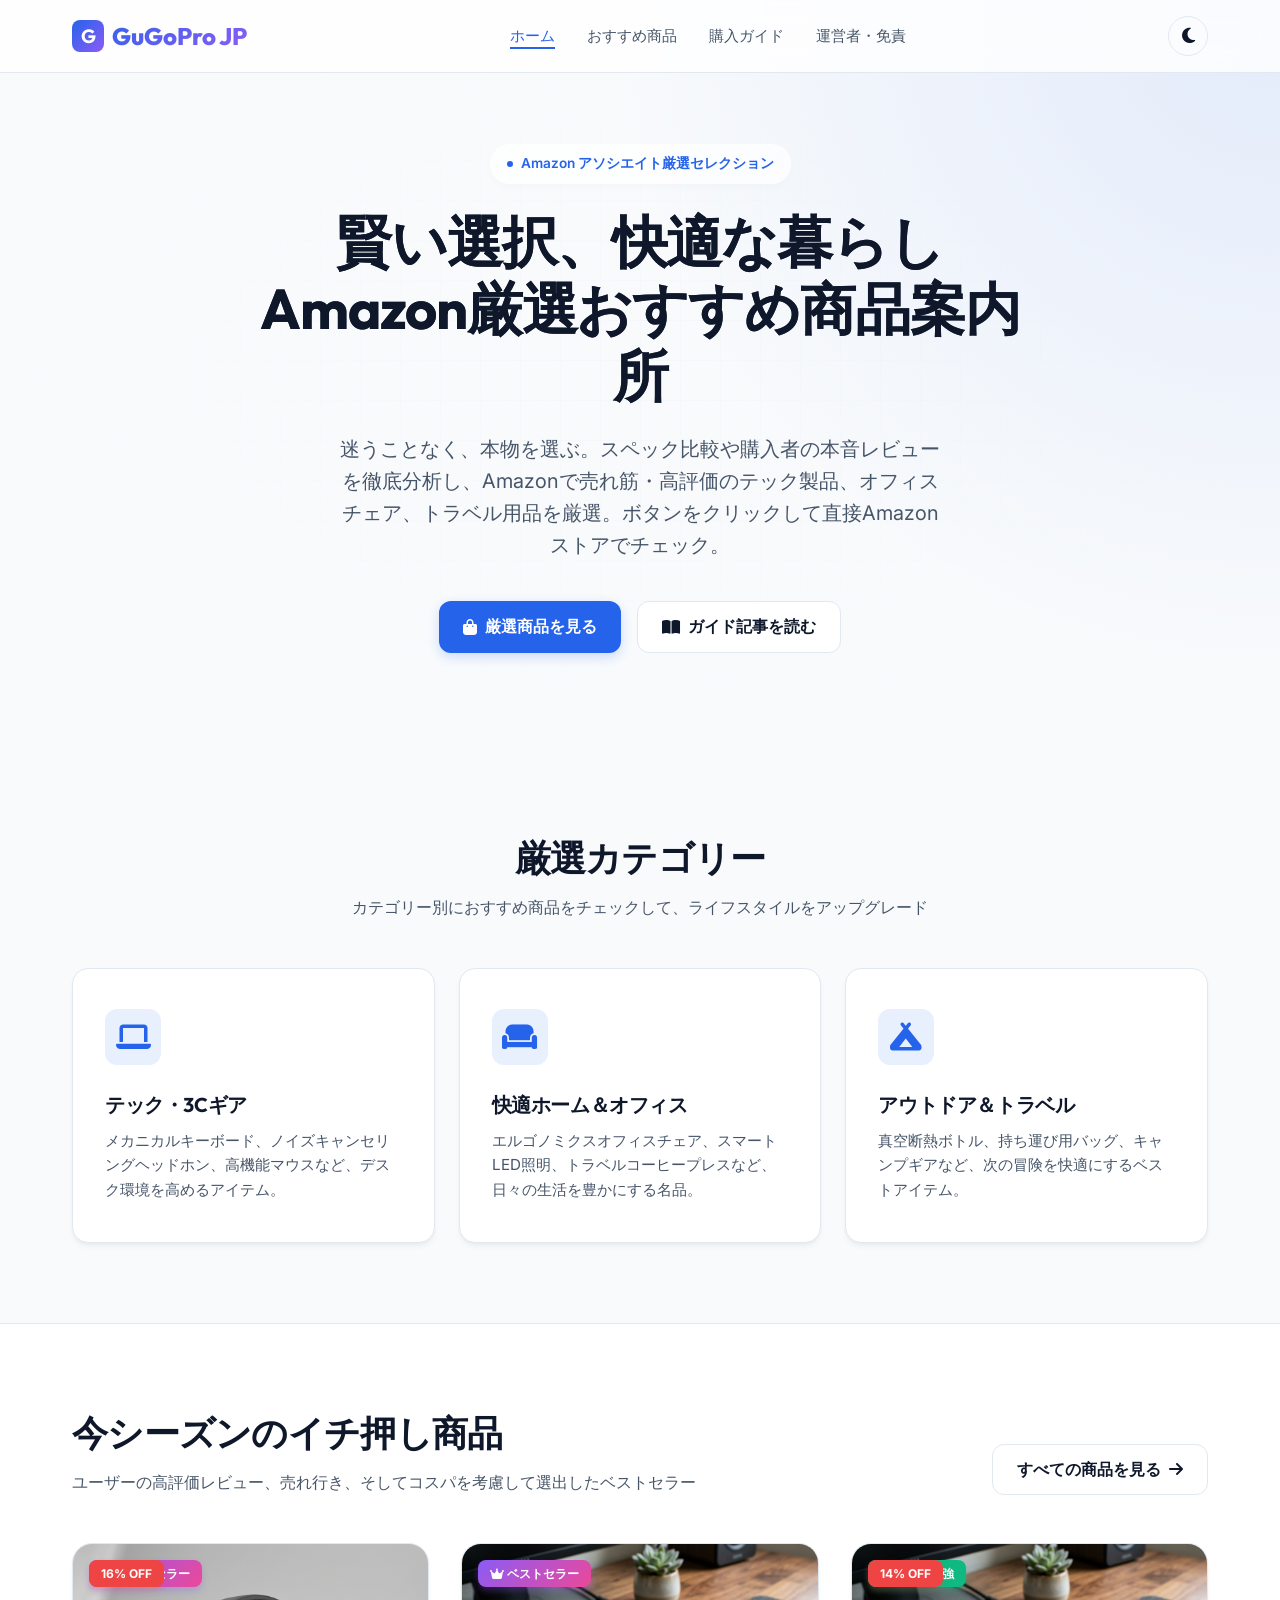
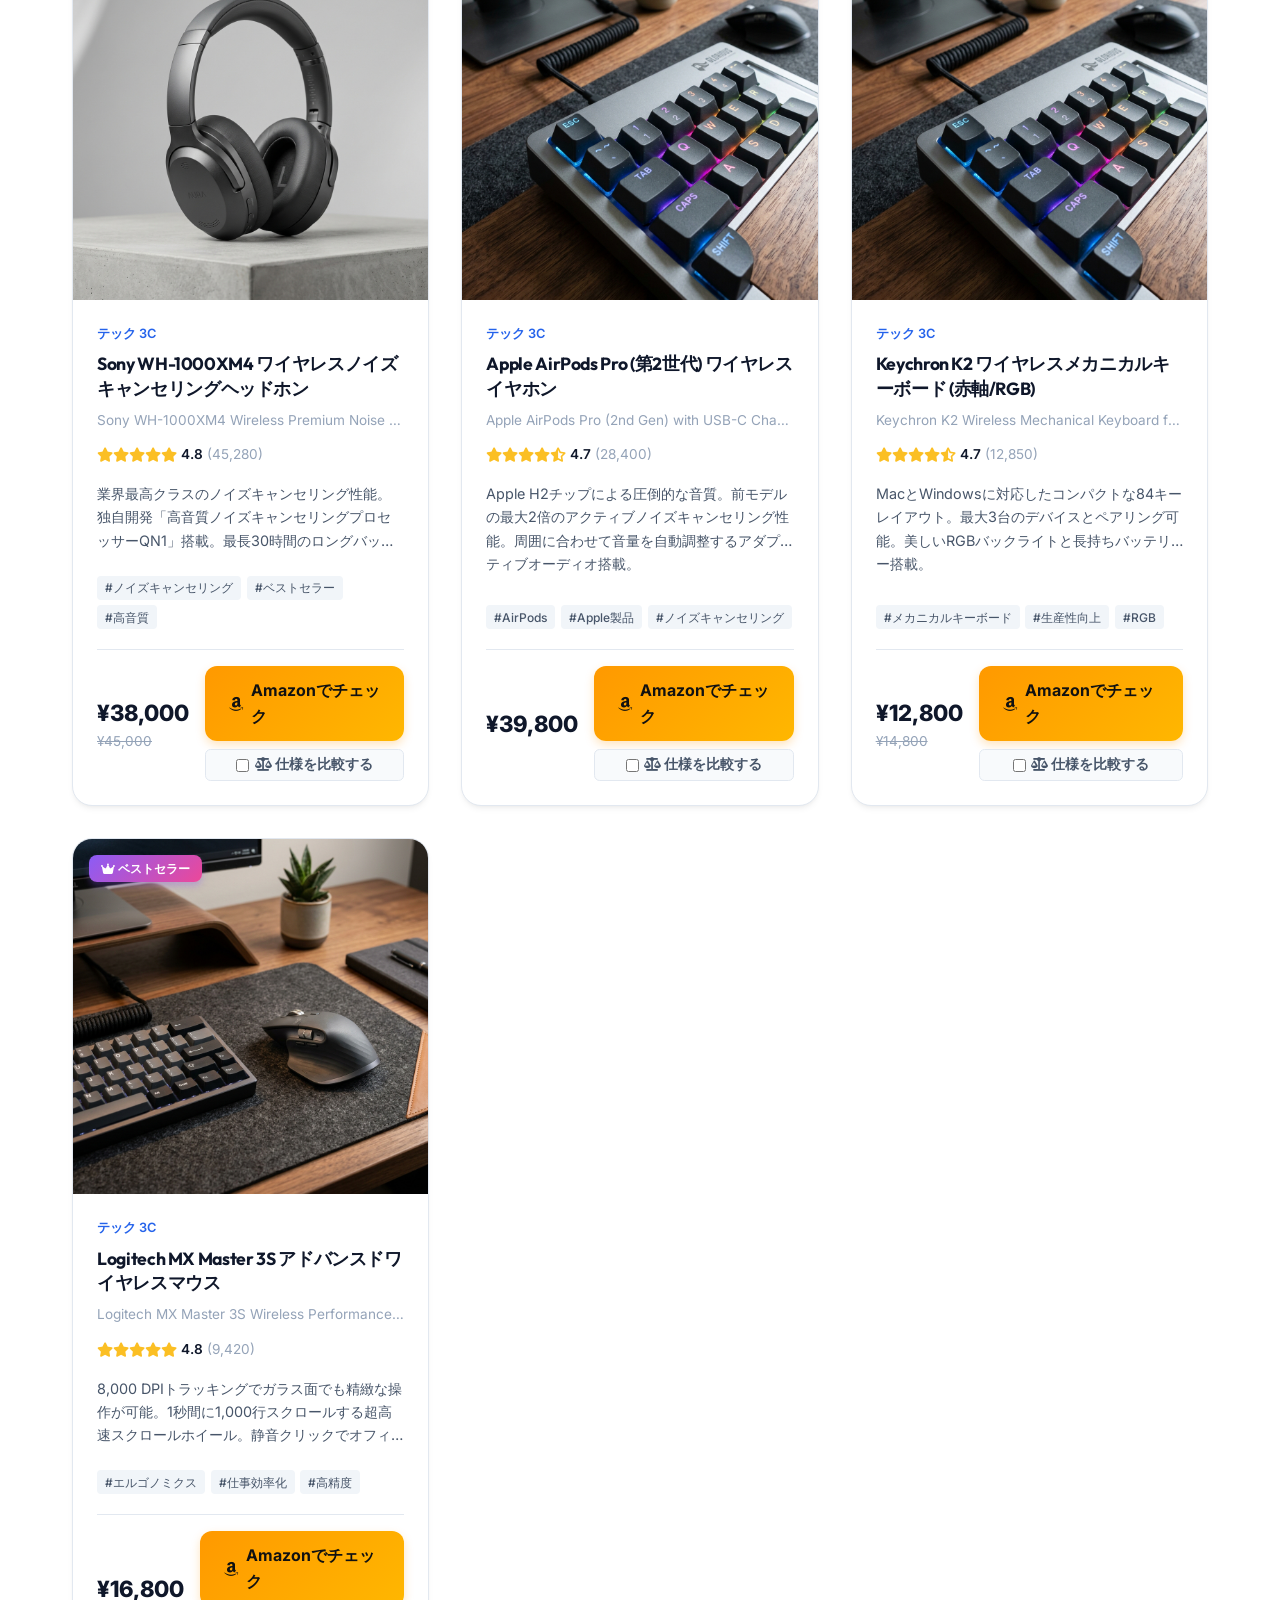
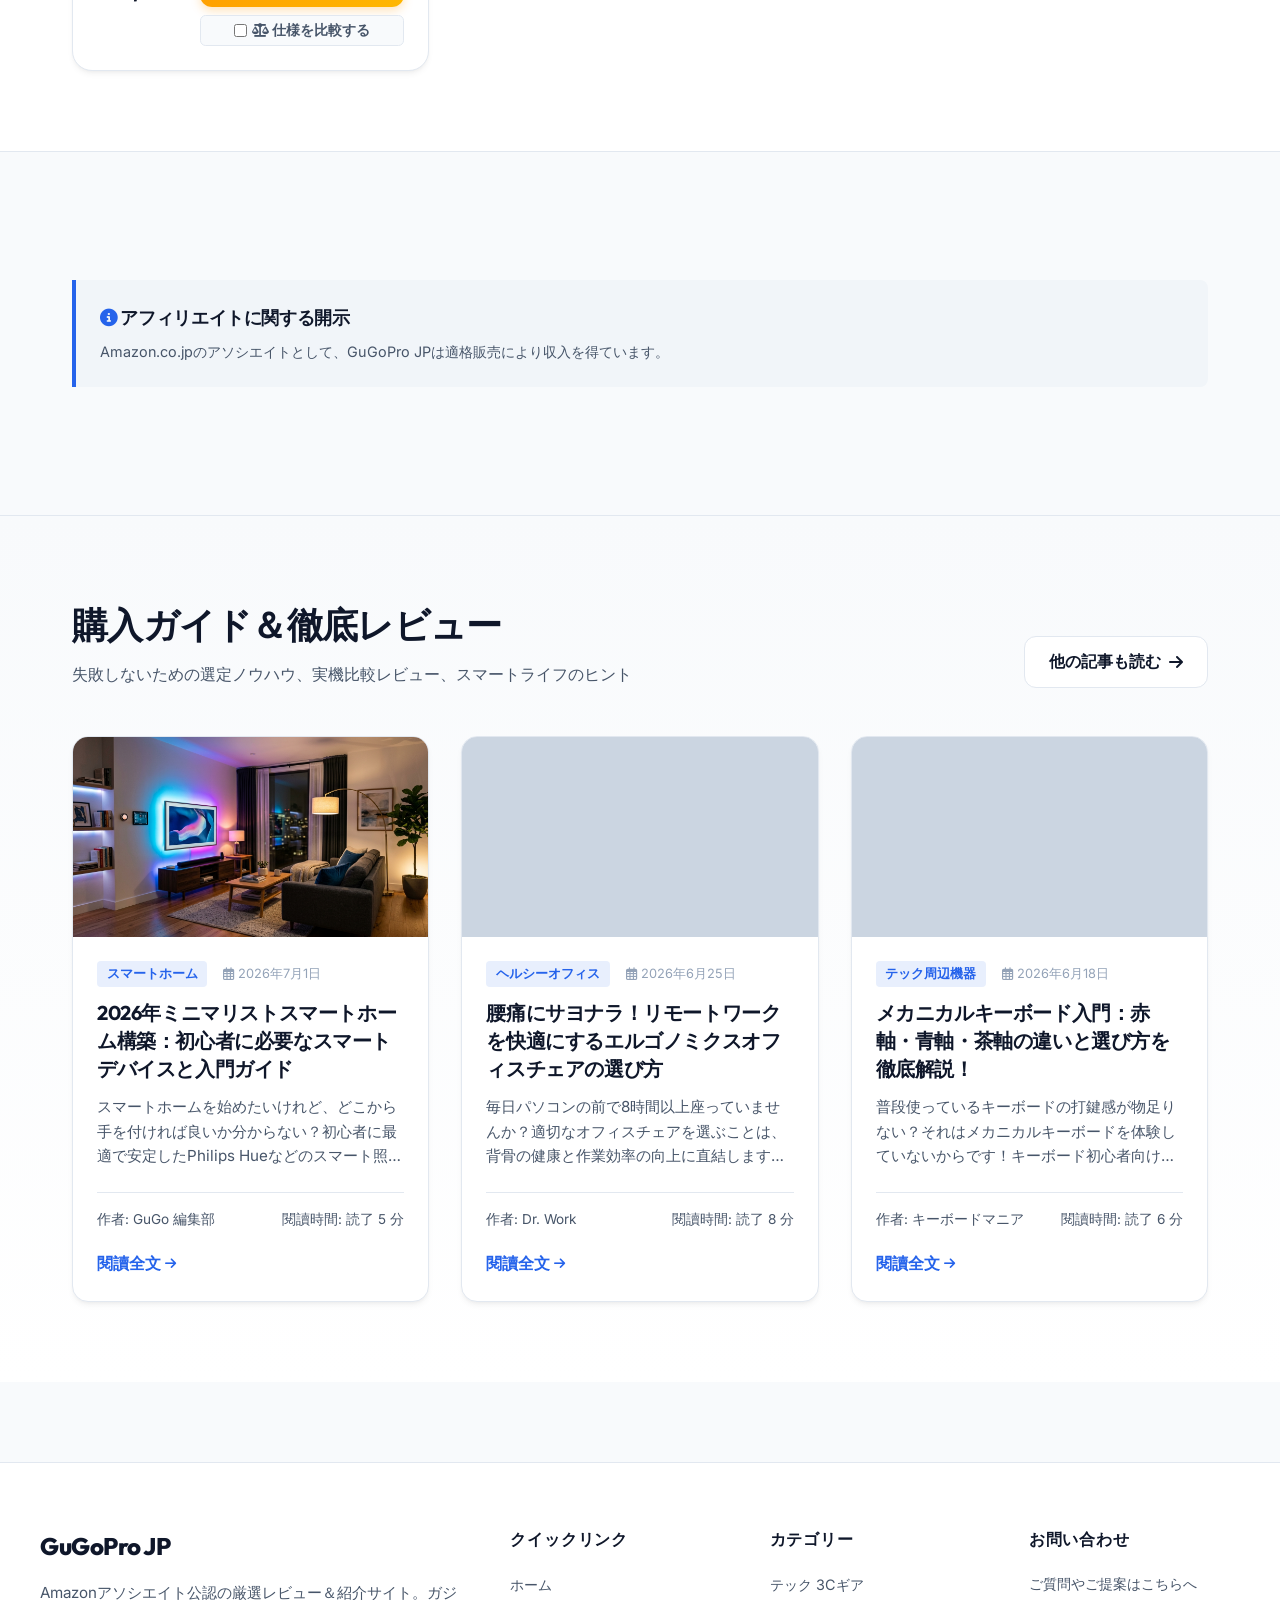
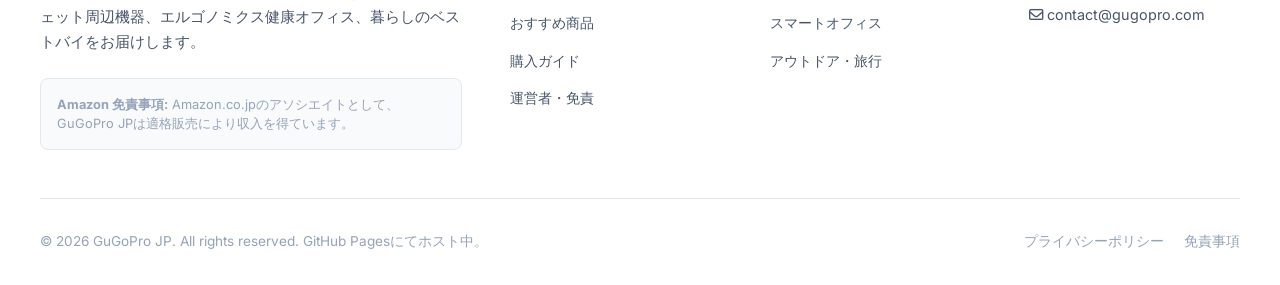
<file: index.html>
<!DOCTYPE html>
<html lang="ja">
<head>
  <meta charset="UTF-8">
  <meta name="viewport" content="width=device-width, initial-scale=1.0">
  <title>GuGoPro JP | アマゾン厳選おすすめ商品と購入ガイド</title>
  <meta name="description" content="Amazonアソシエイト公認の厳選レビュー＆紹介サイト。テック3C、スマートホーム、アウトドア旅行用品など、本当に買う価値のある商品のみを選定してご紹介します。">
  <link rel="icon" type="image/png" href="data:image/svg+xml,<svg xmlns=%22http://www.w3.org/2000/svg%22 viewBox=%220 0 100 100%22><rect width=%22100%22 height=%22100%22 rx=%2220%22 fill=%22%232563eb%22/><text y=%2270%22 x=%2222%22 fill=%22white%22 font-family=%22Outfit%22 font-size=%2260%22 font-weight=%22bold%22>G</text></svg>">
  
  <!-- CSS Stylesheets -->
  <link rel="stylesheet" href="css/style.css">
  
  <!-- Font Awesome Icons -->
  <link rel="stylesheet" href="https://cdnjs.cloudflare.com/ajax/libs/font-awesome/6.4.0/css/all.min.css">
</head>
<body>

  <!-- Sticky Header -->
  <header>
    <div class="nav-container">
      <a href="index.html" class="logo">
        <span class="logo-icon">G</span> GuGoPro JP
      </a>
      
      <nav id="nav-menu">
        <ul>
          <li><a href="index.html" class="active">ホーム</a></li>
          <li><a href="products.html">おすすめ商品</a></li>
          <li><a href="blog.html">購入ガイド</a></li>
          <li><a href="about.html">運営者・免責</a></li>
        </ul>
      </nav>
      
      <div class="nav-controls">
        <button id="theme-toggle" class="theme-toggle-btn" title="ダーク/ライトモード切替" aria-label="Toggle Theme">
          <i class="fas fa-moon"></i>
        </button>
        <button id="mobile-menu-btn" class="mobile-menu-btn" title="メニューを開く" aria-label="Toggle Menu">
          <i class="fas fa-bars"></i>
        </button>
      </div>
    </div>
  </header>

  <!-- Hero Section -->
  <section class="hero">
    <div class="hero-content">
      <div class="badge-glow">
        <span></span> Amazon アソシエイト厳選セレクション
      </div>
      <h1>賢い選択、快適な暮らし<br>Amazon厳選おすすめ商品案内所</h1>
      <p>迷うことなく、本物を選ぶ。スペック比較や購入者の本音レビューを徹底分析し、Amazonで売れ筋・高評価のテック製品、オフィスチェア、トラベル用品を厳選。ボタンをクリックして直接Amazonストアでチェック。</p>
      <div class="hero-cta">
        <a href="products.html" class="btn btn-primary">
          <i class="fas fa-shopping-bag"></i> 厳選商品を見る
        </a>
        <a href="blog.html" class="btn btn-secondary">
          <i class="fas fa-book-open"></i> ガイド記事を読む
        </a>
      </div>
    </div>
  </section>

  <!-- Categories Section -->
  <section class="section">
    <div class="section-header" style="justify-content: center; text-align: center;">
      <div class="section-title">
        <h2>厳選カテゴリー</h2>
        <p>カテゴリー別におすすめ商品をチェックして、ライフスタイルをアップグレード</p>
      </div>
    </div>
    <div class="categories-container">
      <a href="products.html?cat=tech" class="category-card" onclick="localStorage.setItem('filterCategory', 'tech')">
        <div class="category-icon">
          <i class="fas fa-laptop"></i>
        </div>
        <h3>テック・3Cギア</h3>
        <p>メカニカルキーボード、ノイズキャンセリングヘッドホン、高機能マウスなど、デスク環境を高めるアイテム。</p>
      </a>
      <a href="products.html?cat=home" class="category-card" onclick="localStorage.setItem('filterCategory', 'home')">
        <div class="category-icon">
          <i class="fas fa-couch"></i>
        </div>
        <h3>快適ホーム＆オフィス</h3>
        <p>エルゴノミクスオフィスチェア、スマートLED照明、トラベルコーヒープレスなど、日々の生活を豊かにする名品。</p>
      </a>
      <a href="products.html?cat=lifestyle" class="category-card" onclick="localStorage.setItem('filterCategory', 'lifestyle')">
        <div class="category-icon">
          <i class="fas fa-campground"></i>
        </div>
        <h3>アウトドア＆トラベル</h3>
        <p>真空断熱ボトル、持ち運び用バッグ、キャンプギアなど、次の冒険を快適にするベストアイテム。</p>
      </a>
    </div>
  </section>

  <!-- Featured Products Section -->
  <section class="section" style="background-color: var(--bg-secondary); border-top: 1px solid var(--border-color); border-bottom: 1px solid var(--border-color); max-width: 100%;">
    <div class="section-container" style="max-width: 1200px; margin: 0 auto; padding: 0 2rem;">
      <div class="section-header">
        <div class="section-title">
          <h2>今シーズンのイチ押し商品</h2>
          <p>ユーザーの高評価レビュー、売れ行き、そしてコスパを考慮して選出したベストセラー</p>
        </div>
        <a href="products.html" class="btn btn-secondary">
          すべての商品を見る <i class="fas fa-arrow-right"></i>
        </a>
      </div>
      <div id="featured-product-grid" class="product-grid">
        <!-- Products will be dynamically loaded here by products.js -->
        <div style="grid-column: 1/-1; text-align: center; padding: 2rem;">
          <i class="fas fa-spinner fa-spin" style="font-size: 1.5rem; color: var(--accent-color);"></i>
        </div>
      </div>
    </div>
  </section>

  <!-- Amazon Disclosure Banner -->
  <section class="section">
    <div class="affiliate-disclosure-box">
      <h4><i class="fas fa-info-circle" style="color: var(--accent-color);"></i> アフィリエイトに関する開示</h4>
      <p class="dynamic-disclosure">Amazon.co.jpのアソシエイトとして、当メディアは適格販売により収入を得ています。本サイトのリンク経由で商品を購入された場合、紹介料が発生することがありますが、お客様の購入費用に追加されるコストはありません。サイト運営のご支援をお願いいたします。</p>
    </div>
  </section>

  <!-- Latest Blog Guides Section -->
  <section class="section" style="border-top: 1px solid var(--border-color); max-width: 100%; background: linear-gradient(180deg, var(--bg-primary), var(--bg-secondary));">
    <div class="section-container" style="max-width: 1200px; margin: 0 auto; padding: 0 2rem;">
      <div class="section-header">
        <div class="section-title">
          <h2>購入ガイド＆徹底レビュー</h2>
          <p>失敗しないための選定ノウハウ、実機比較レビュー、スマートライフのヒント</p>
        </div>
        <a href="blog.html" class="btn btn-secondary">
          他の記事も読む <i class="fas fa-arrow-right"></i>
        </a>
      </div>
      <div id="featured-blog-grid" class="blog-grid">
        <!-- Blog posts will be dynamically loaded here by blog.js -->
        <div style="grid-column: 1/-1; text-align: center; padding: 2rem;">
          <i class="fas fa-spinner fa-spin" style="font-size: 1.5rem; color: var(--accent-color);"></i>
        </div>
      </div>
    </div>
  </section>

  <!-- Footer -->
  <footer>
    <div class="footer-container">
      <div class="footer-brand">
        <h3>GuGoPro JP</h3>
        <p>Amazonアソシエイト公認の厳選レビュー＆紹介サイト。ガジェット周辺機器、エルゴノミクス健康オフィス、暮らしのベストバイをお届けします。</p>
        <div class="footer-disclosure">
          <strong>Amazon 免責事項:</strong> <span class="dynamic-disclosure">Amazon.co.jpのアソシエイトとして、当メディアは適格販売により収入を得ています。</span>
        </div>
      </div>
      <div class="footer-links">
        <h4>クイックリンク</h4>
        <ul>
          <li><a href="index.html">ホーム</a></li>
          <li><a href="products.html">おすすめ商品</a></li>
          <li><a href="blog.html">購入ガイド</a></li>
          <li><a href="about.html">運営者・免責</a></li>
        </ul>
      </div>
      <div class="footer-links">
        <h4>カテゴリー</h4>
        <ul>
          <li><a href="products.html?cat=tech" onclick="localStorage.setItem('filterCategory', 'tech')">テック 3Cギア</a></li>
          <li><a href="products.html?cat=home" onclick="localStorage.setItem('filterCategory', 'home')">スマートオフィス</a></li>
          <li><a href="products.html?cat=lifestyle" onclick="localStorage.setItem('filterCategory', 'lifestyle')">アウトドア・旅行</a></li>
        </ul>
      </div>
      <div class="footer-links">
        <h4>お問い合わせ</h4>
        <p style="font-size: 0.9rem; color: var(--text-secondary); margin-bottom: 0.5rem;">ご質問やご提案はこちらへ</p>
        <p style="font-size: 0.9rem; color: var(--text-secondary);"><i class="far fa-envelope"></i> contact@gugopro.com</p>
      </div>
    </div>
    <div class="footer-bottom">
      <p>&copy; <span id="copyright-year">2026</span> GuGoPro JP. All rights reserved. GitHub Pagesにてホスト中。</p>
      <p>
        <a href="about.html#privacy" style="margin-right: 1rem;">プライバシーポリシー</a>
        <a href="about.html#terms">免責事項</a>
      </p>
    </div>
  </footer>

  <!-- Scroll to Top Button -->
  <button id="scroll-top" class="scroll-top-btn" title="トップへ戻る" aria-label="Back to Top">
    <i class="fas fa-chevron-up"></i>
  </button>

  <!-- JavaScript Config & Scripts -->
  <script src="js/config.js"></script>
  <script src="js/main.js"></script>
  <script src="js/products.js"></script>
  <script src="js/blog.js"></script>

  <script>
    const catLinks = document.querySelectorAll('.categories-container a, .footer-links a[href*="?cat="]');
    catLinks.forEach(link => {
      link.addEventListener('click', (e) => {
        const href = link.getAttribute('href');
        const cat = href.split('?cat=')[1];
        if (cat) {
          localStorage.setItem('filterCategory', cat);
        }
      });
    });
  </script>
</body>
</html>
</file>
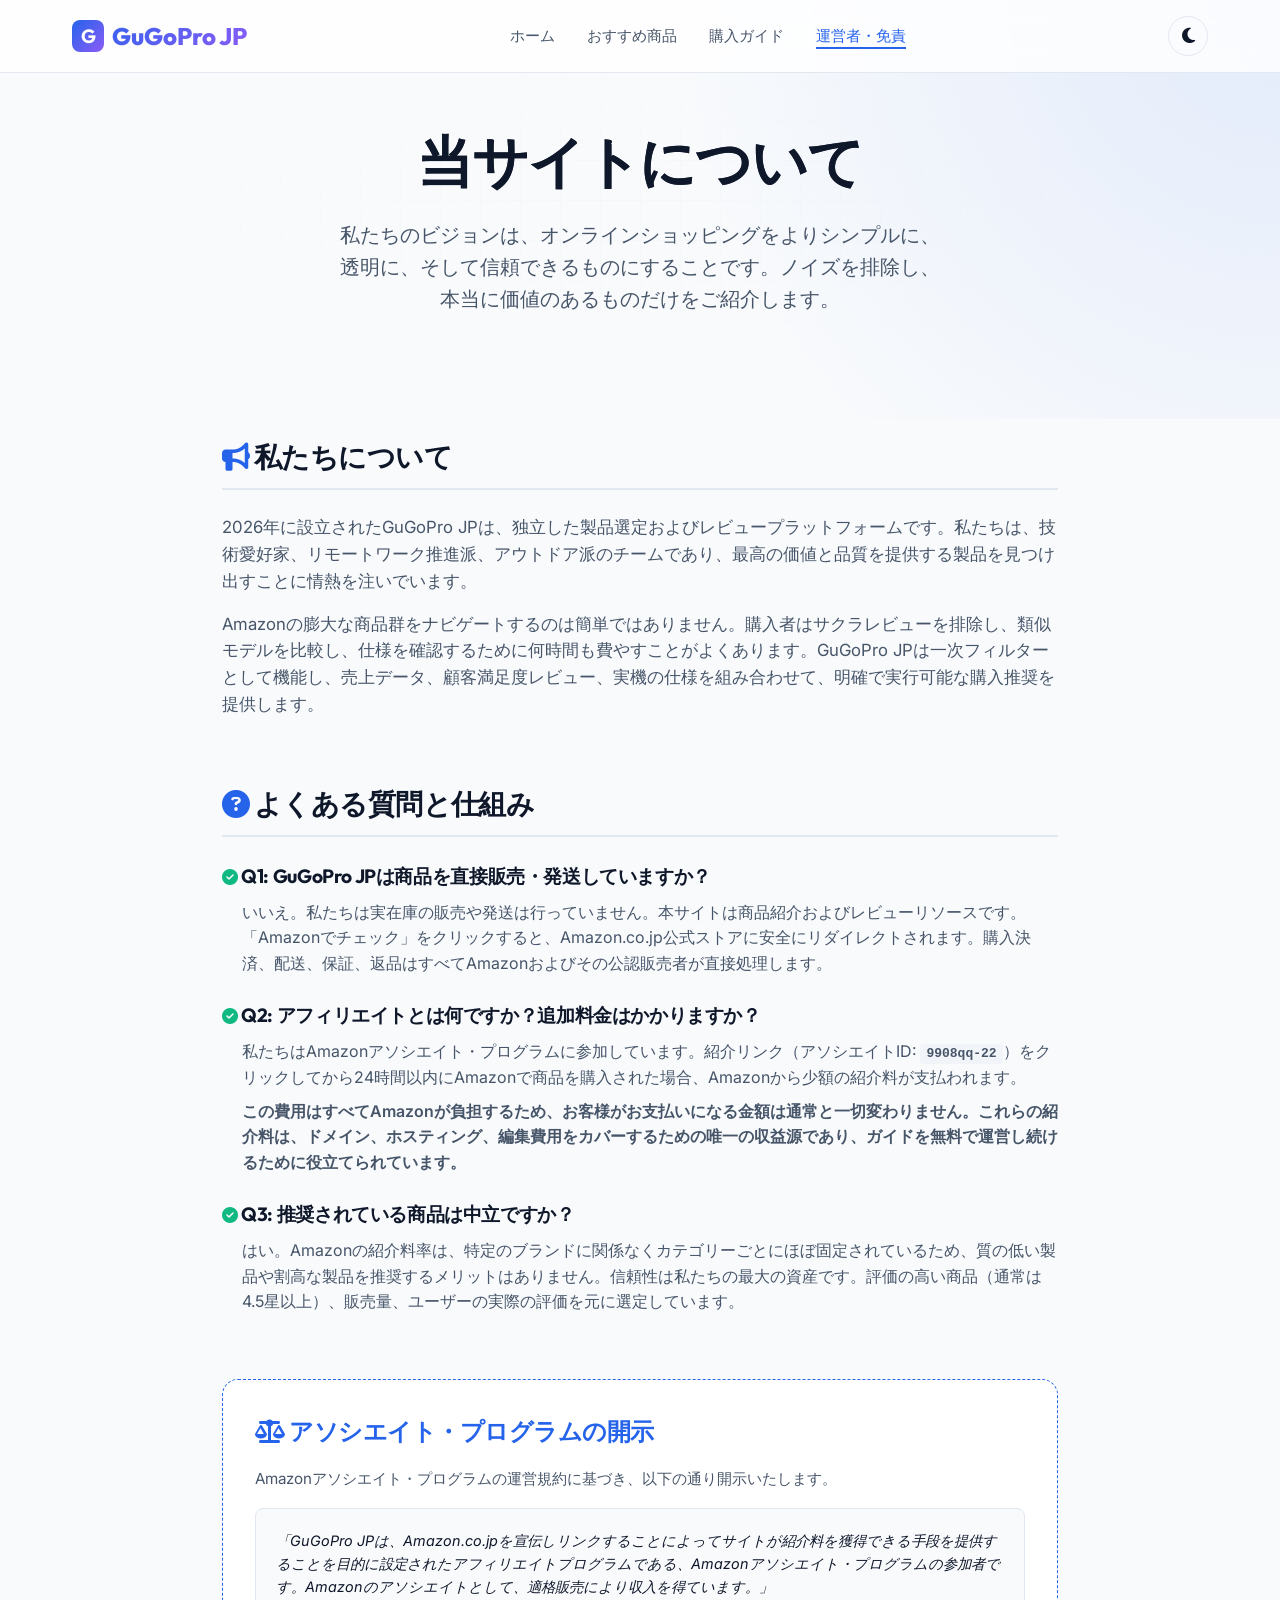
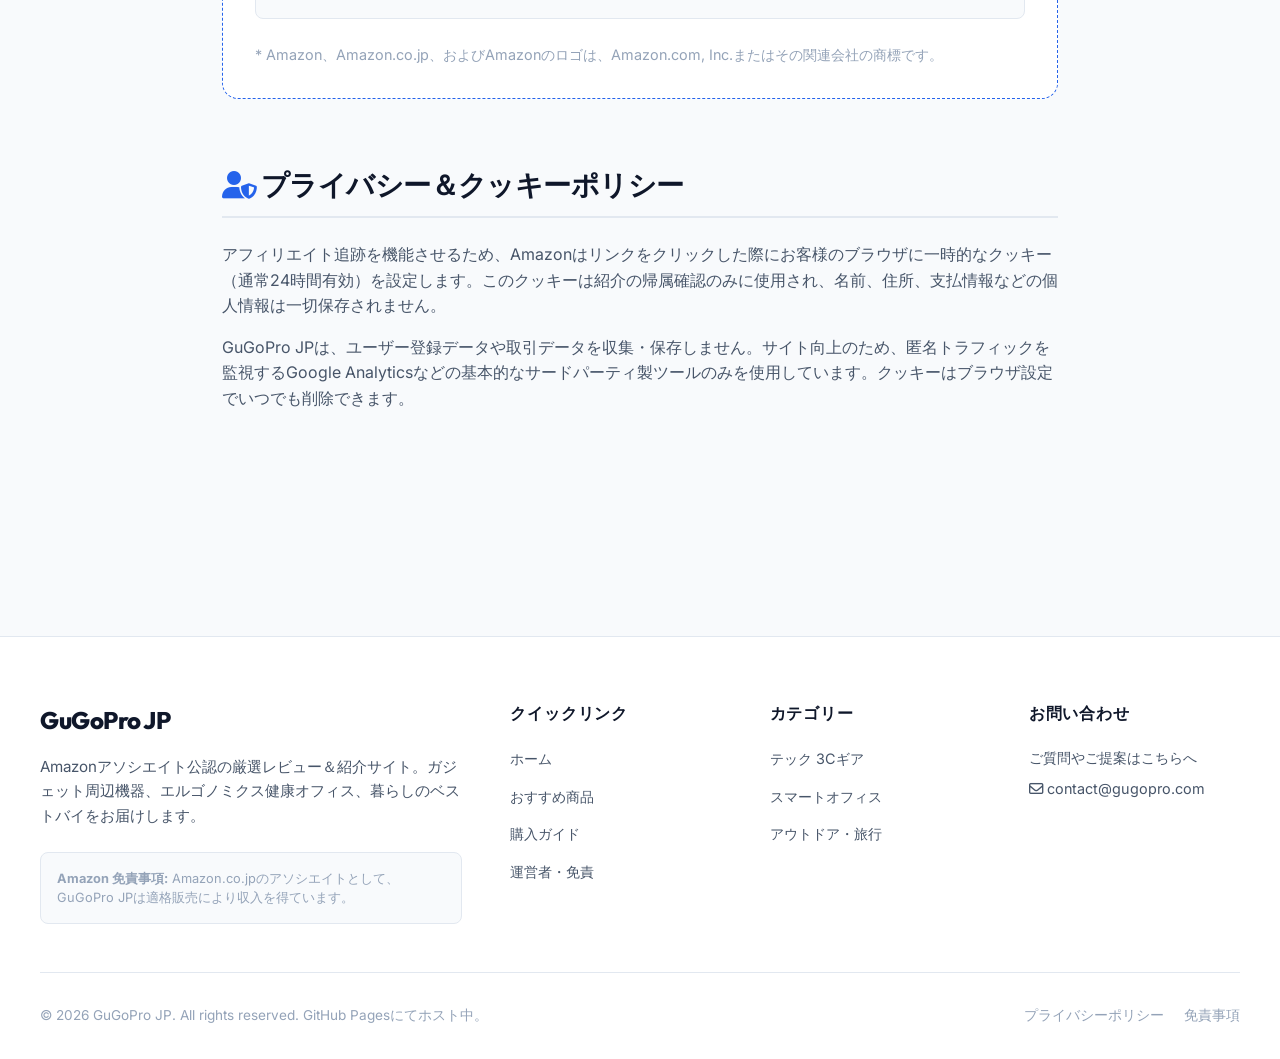
<file: about.html>
<!DOCTYPE html>
<html lang="ja">
<head>
  <meta charset="UTF-8">
  <meta name="viewport" content="width=device-width, initial-scale=1.0">
  <title>当サイトについて＆アソシエイト開示 | GuGoPro JP</title>
  <meta name="description" content="GuGoPro JPの運営理念とアフィリエイトに関する情報開示です。私たちはAmazonの公式パートナーとして、中立的で信頼できる情報をお届けします。">
  <link rel="icon" type="image/png" href="data:image/svg+xml,<svg xmlns=%22http://www.w3.org/2000/svg%22 viewBox=%220 0 100 100%22><rect width=%22100%22 height=%22100%22 rx=%2220%22 fill=%22%232563eb%22/><text y=%2270%22 x=%2222%22 fill=%22white%22 font-family=%22Outfit%22 font-size=%2260%22 font-weight=%22bold%22>G</text></svg>">
  
  <!-- CSS Stylesheets -->
  <link rel="stylesheet" href="css/style.css">
  
  <!-- Font Awesome Icons -->
  <link rel="stylesheet" href="https://cdnjs.cloudflare.com/ajax/libs/font-awesome/6.4.0/css/all.min.css">
</head>
<body>

  <!-- Sticky Header -->
  <header>
    <div class="nav-container">
      <a href="index.html" class="logo">
        <span class="logo-icon">G</span> GuGoPro JP
      </a>
      
      <nav id="nav-menu">
        <ul>
          <li><a href="index.html">ホーム</a></li>
          <li><a href="products.html">おすすめ商品</a></li>
          <li><a href="blog.html">購入ガイド</a></li>
          <li><a href="about.html" class="active">運営者・免責</a></li>
        </ul>
      </nav>
      
      <div class="nav-controls">
        <button id="theme-toggle" class="theme-toggle-btn" title="ダーク/ライトモード切替" aria-label="Toggle Theme">
          <i class="fas fa-moon"></i>
        </button>
        <button id="mobile-menu-btn" class="mobile-menu-btn" title="メニューを開く" aria-label="Toggle Menu">
          <i class="fas fa-bars"></i>
        </button>
      </div>
    </div>
  </header>

  <!-- Page Header -->
  <section class="hero" style="padding: 8rem 2rem 4rem;">
    <div class="hero-content">
      <h1>当サイトについて</h1>
      <p>私たちのビジョンは、オンラインショッピングをよりシンプルに、透明に、そして信頼できるものにすることです。ノイズを排除し、本当に価値のあるものだけをご紹介します。</p>
    </div>
  </section>

  <!-- About Content Section -->
  <main class="section" style="padding-top: 1rem; max-width: 900px;">
    <!-- Who We Are -->
    <section style="margin-bottom: 4rem;">
      <h2 style="font-size: 1.75rem; margin-bottom: 1.5rem; border-bottom: 2px solid var(--border-color); padding-bottom: 0.5rem;"><i class="fas fa-bullhorn" style="color: var(--accent-color);"></i> 私たちについて</h2>
      <p style="margin-bottom: 1rem; font-size: 1.05rem; color: var(--text-secondary);">
        2026年に設立されたGuGoPro JPは、独立した製品選定およびレビュープラットフォームです。私たちは、技術愛好家、リモートワーク推進派、アウトドア派のチームであり、最高の価値と品質を提供する製品を見つけ出すことに情熱を注いでいます。
      </p>
      <p style="margin-bottom: 1rem; font-size: 1.05rem; color: var(--text-secondary);">
        Amazonの膨大な商品群をナビゲートするのは簡単ではありません。購入者はサクラレビューを排除し、類似モデルを比較し、仕様を確認するために何時間も費やすことがよくあります。GuGoPro JPは一次フィルターとして機能し、売上データ、顧客満足度レビュー、実機の仕様を組み合わせて、明確で実行可能な購入推奨を提供します。
      </p>
    </section>

    <!-- How we work -->
    <section style="margin-bottom: 4rem;">
      <h2 style="font-size: 1.75rem; margin-bottom: 1.5rem; border-bottom: 2px solid var(--border-color); padding-bottom: 0.5rem;"><i class="fas fa-question-circle" style="color: var(--accent-color);"></i> よくある質問と仕組み</h2>
      
      <div style="display: flex; flex-direction: column; gap: 1.5rem; margin-top: 1.5rem;">
        <div>
          <h3 style="font-size: 1.2rem; margin-bottom: 0.5rem;"><i class="fas fa-check-circle" style="color: var(--success); font-size: 1rem;"></i> Q1: GuGoPro JPは商品を直接販売・発送していますか？</h3>
          <p style="color: var(--text-secondary); padding-left: 1.25rem;">
            いいえ。私たちは実在庫の販売や発送は行っていません。本サイトは商品紹介およびレビューリソースです。「Amazonでチェック」をクリックすると、Amazon.co.jp公式ストアに安全にリダイレクトされます。購入決済、配送、保証、返品はすべてAmazonおよびその公認販売者が直接処理します。
          </p>
        </div>
        
        <div>
          <h3 style="font-size: 1.2rem; margin-bottom: 0.5rem;"><i class="fas fa-check-circle" style="color: var(--success); font-size: 1rem;"></i> Q2: アフィリエイトとは何ですか？追加料金はかかりますか？</h3>
          <p style="color: var(--text-secondary); padding-left: 1.25rem;">
            私たちはAmazonアソシエイト・プログラムに参加しています。紹介リンク（アソシエイトID: <code style="background-color: var(--bg-tertiary); padding: 0.15rem 0.4rem; border-radius: 0.25rem; font-weight: 600;">9908qq-22</code>）をクリックしてから24時間以内にAmazonで商品を購入された場合、Amazonから少額の紹介料が支払われます。
          </p>
          <p style="color: var(--text-secondary); padding-left: 1.25rem; margin-top: 0.5rem; font-weight: 600;">
            この費用はすべてAmazonが負担するため、お客様がお支払いになる金額は通常と一切変わりません。これらの紹介料は、ドメイン、ホスティング、編集費用をカバーするための唯一の収益源であり、ガイドを無料で運営し続けるために役立てられています。
          </p>
        </div>

        <div>
          <h3 style="font-size: 1.2rem; margin-bottom: 0.5rem;"><i class="fas fa-check-circle" style="color: var(--success); font-size: 1rem;"></i> Q3: 推奨されている商品は中立ですか？</h3>
          <p style="color: var(--text-secondary); padding-left: 1.25rem;">
            はい。Amazonの紹介料率は、特定のブランドに関係なくカテゴリーごとにほぼ固定されているため、質の低い製品や割高な製品を推奨するメリットはありません。信頼性は私たちの最大の資産です。評価の高い商品（通常は4.5星以上）、販売量、ユーザーの実際の評価を元に選定しています。
          </p>
        </div>
      </div>
    </section>

    <!-- Amazon Official Disclosure (Strict Requirement!) -->
    <section id="terms" style="margin-bottom: 4rem; background-color: var(--bg-secondary); border: 1px dashed var(--accent-color); padding: 2rem; border-radius: 1rem;">
      <h2 style="font-size: 1.5rem; margin-bottom: 1rem; color: var(--accent-color);"><i class="fas fa-balance-scale"></i> アソシエイト・プログラムの開示</h2>
      <p style="font-size: 0.95rem; line-height: 1.7; color: var(--text-secondary); margin-bottom: 1rem;">
        Amazonアソシエイト・プログラムの運営規約に基づき、以下の通り開示いたします。
      </p>
      <div style="background-color: var(--bg-primary); border: 1px solid var(--border-color); padding: 1.25rem; border-radius: 0.5rem; font-size: 0.9rem; font-style: italic; line-height: 1.6; color: var(--text-primary); margin-bottom: 1.5rem;">
        「GuGoPro JPは、Amazon.co.jpを宣伝しリンクすることによってサイトが紹介料を獲得できる手段を提供することを目的に設定されたアフィリエイトプログラムである、Amazonアソシエイト・プログラムの参加者です。Amazonのアソシエイトとして、適格販売により収入を得ています。」
      </div>
      <p style="font-size: 0.9rem; color: var(--text-muted);">
        * Amazon、Amazon.co.jp、およびAmazonのロゴは、Amazon.com, Inc.またはその関連会社の商標です。
      </p>
    </section>

    <!-- Privacy Policy -->
    <section id="privacy" style="margin-bottom: 4rem;">
      <h2 style="font-size: 1.75rem; margin-bottom: 1.5rem; border-bottom: 2px solid var(--border-color); padding-bottom: 0.5rem;"><i class="fas fa-user-shield" style="color: var(--accent-color);"></i> プライバシー＆クッキーポリシー</h2>
      <p style="margin-bottom: 1rem; color: var(--text-secondary);">
        アフィリエイト追跡を機能させるため、Amazonはリンクをクリックした際にお客様のブラウザに一時的なクッキー（通常24時間有効）を設定します。このクッキーは紹介の帰属確認のみに使用され、名前、住所、支払情報などの個人情報は一切保存されません。
      </p>
      <p style="margin-bottom: 1rem; color: var(--text-secondary);">
        GuGoPro JPは、ユーザー登録データや取引データを収集・保存しません。サイト向上のため、匿名トラフィックを監視するGoogle Analyticsなどの基本的なサードパーティ製ツールのみを使用しています。クッキーはブラウザ設定でいつでも削除できます。
      </p>
    </section>
  </main>

  <!-- Footer -->
  <footer>
    <div class="footer-container">
      <div class="footer-brand">
        <h3>GuGoPro JP</h3>
        <p>Amazonアソシエイト公認の厳選レビュー＆紹介サイト。ガジェット周辺機器、エルゴノミクス健康オフィス、暮らしのベストバイをお届けします。</p>
        <div class="footer-disclosure">
          <strong>Amazon 免責事項:</strong> <span class="dynamic-disclosure">Amazon.co.jpのアソシエイトとして、当メディアは適格販売により収入を得ています。</span>
        </div>
      </div>
      <div class="footer-links">
        <h4>クイックリンク</h4>
        <ul>
          <li><a href="index.html">ホーム</a></li>
          <li><a href="products.html">おすすめ商品</a></li>
          <li><a href="blog.html">購入ガイド</a></li>
          <li><a href="about.html">運営者・免責</a></li>
        </ul>
      </div>
      <div class="footer-links">
        <h4>カテゴリー</h4>
        <ul>
          <li><a href="products.html?cat=tech" onclick="localStorage.setItem('filterCategory', 'tech')">テック 3Cギア</a></li>
          <li><a href="products.html?cat=home" onclick="localStorage.setItem('filterCategory', 'home')">スマートオフィス</a></li>
          <li><a href="products.html?cat=lifestyle" onclick="localStorage.setItem('filterCategory', 'lifestyle')">アウトドア・旅行</a></li>
        </ul>
      </div>
      <div class="footer-links">
        <h4>お問い合わせ</h4>
        <p style="font-size: 0.9rem; color: var(--text-secondary); margin-bottom: 0.5rem;">ご質問やご提案はこちらへ</p>
        <p style="font-size: 0.9rem; color: var(--text-secondary);"><i class="far fa-envelope"></i> contact@gugopro.com</p>
      </div>
    </div>
    <div class="footer-bottom">
      <p>&copy; <span id="copyright-year">2026</span> GuGoPro JP. All rights reserved. GitHub Pagesにてホスト中。</p>
      <p>
        <a href="about.html#privacy" style="margin-right: 1rem;">プライバシーポリシー</a>
        <a href="about.html#terms">免責事項</a>
      </p>
    </div>
  </footer>

  <!-- Scroll to Top Button -->
  <button id="scroll-top" class="scroll-top-btn" title="トップへ戻る" aria-label="Back to Top">
    <i class="fas fa-chevron-up"></i>
  </button>

  <!-- JavaScript Config & Scripts -->
  <script src="js/config.js"></script>
  <script src="js/main.js"></script>
</body>
</html>
</file>
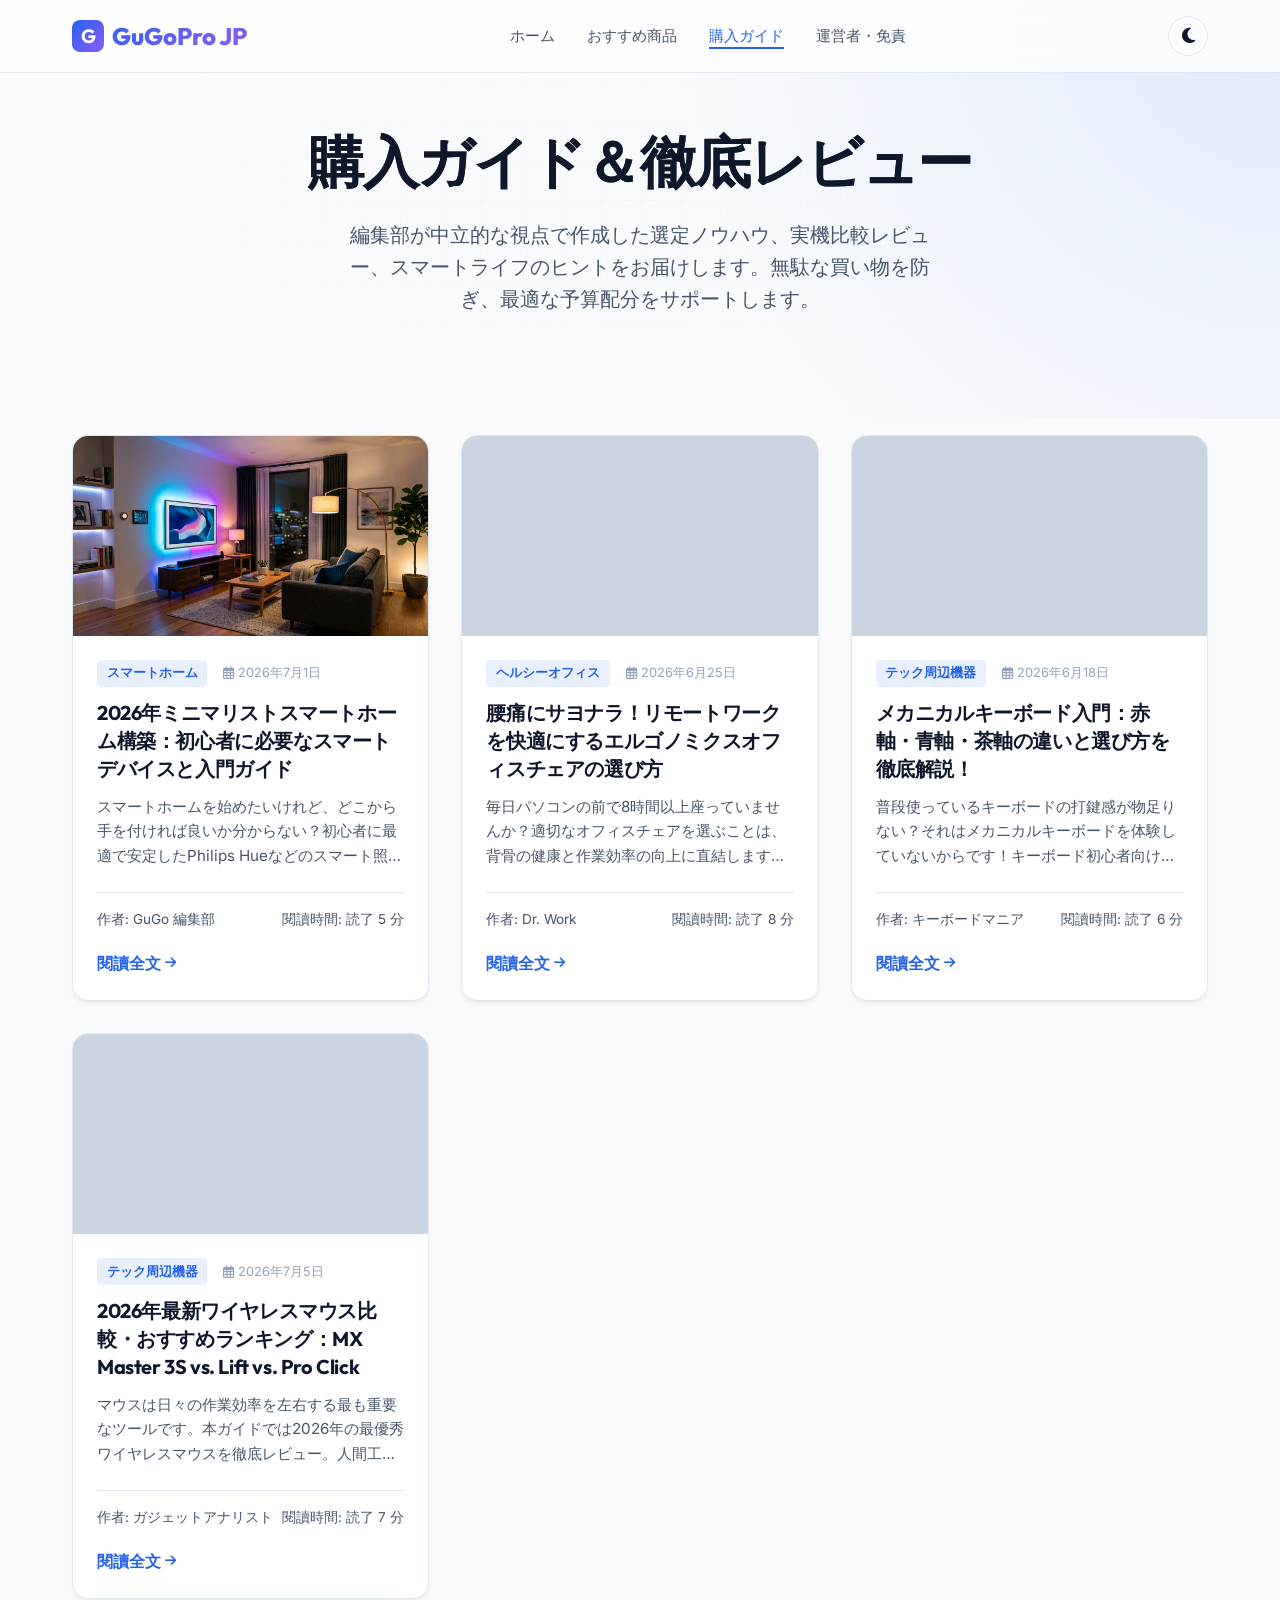
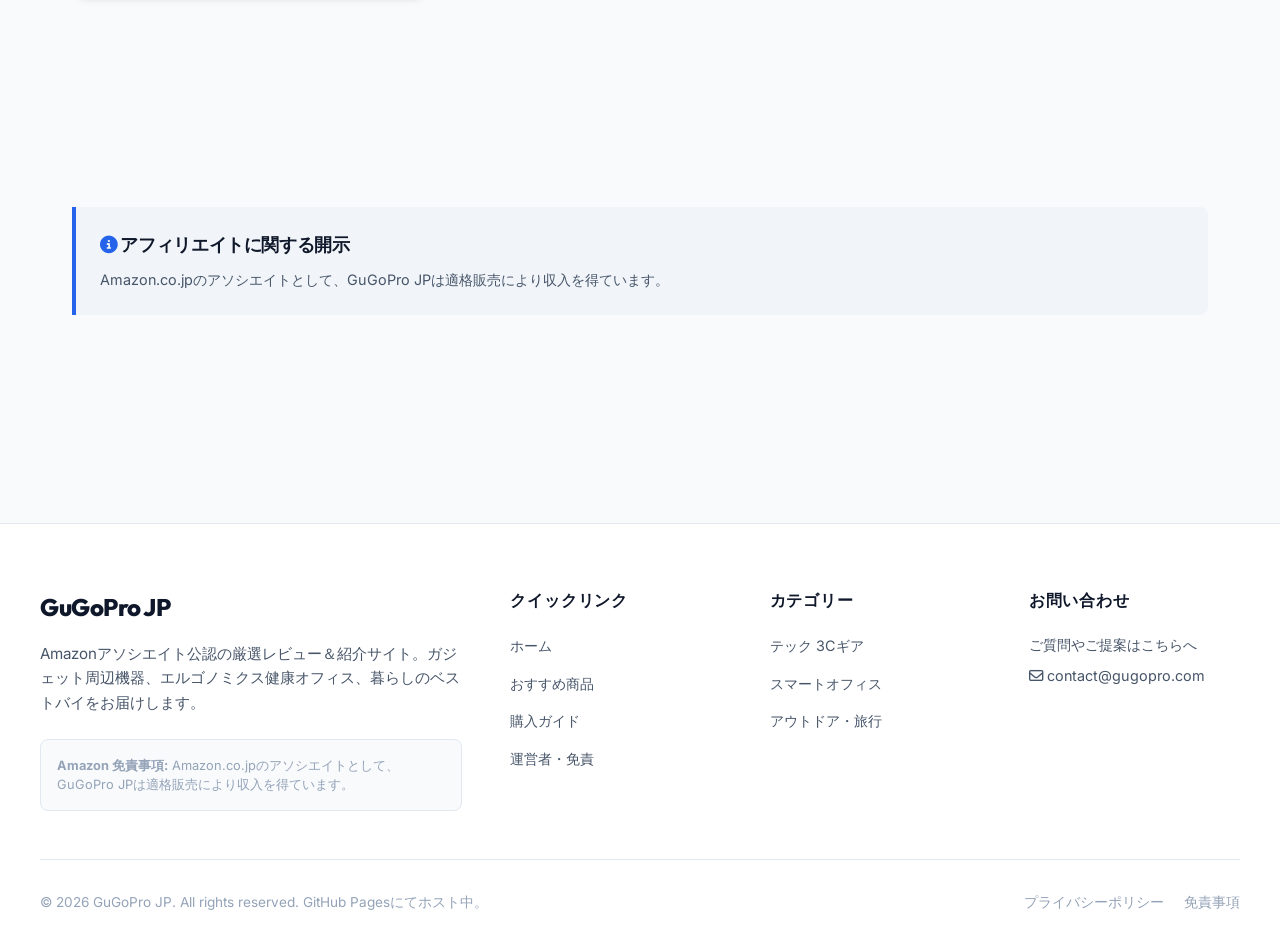
<file: blog.html>
<!DOCTYPE html>
<html lang="ja">
<head>
  <meta charset="UTF-8">
  <meta name="viewport" content="width=device-width, initial-scale=1.0">
  <title>購入ガイド＆レビュー | GuGoPro JP アマゾン情報局</title>
  <meta name="description" content="GuGoPro JPの最新購入ガイドと製品レビューです。メカニカルキーボード、ノイズキャンセリングヘッドホン、オフィスチェアなどの比較・選び方を詳しく解説。">
  <link rel="icon" type="image/png" href="data:image/svg+xml,<svg xmlns=%22http://www.w3.org/2000/svg%22 viewBox=%220 0 100 100%22><rect width=%22100%22 height=%22100%22 rx=%2220%22 fill=%22%232563eb%22/><text y=%2270%22 x=%2222%22 fill=%22white%22 font-family=%22Outfit%22 font-size=%2260%22 font-weight=%22bold%22>G</text></svg>">
  
  <!-- CSS Stylesheets -->
  <link rel="stylesheet" href="css/style.css">
  
  <!-- Font Awesome Icons -->
  <link rel="stylesheet" href="https://cdnjs.cloudflare.com/ajax/libs/font-awesome/6.4.0/css/all.min.css">
</head>
<body>

  <!-- Sticky Header -->
  <header>
    <div class="nav-container">
      <a href="index.html" class="logo">
        <span class="logo-icon">G</span> GuGoPro JP
      </a>
      
      <nav id="nav-menu">
        <ul>
          <li><a href="index.html">ホーム</a></li>
          <li><a href="products.html">おすすめ商品</a></li>
          <li><a href="blog.html" class="active">購入ガイド</a></li>
          <li><a href="about.html">運営者・免責</a></li>
        </ul>
      </nav>
      
      <div class="nav-controls">
        <button id="theme-toggle" class="theme-toggle-btn" title="ダーク/ライトモード切替" aria-label="Toggle Theme">
          <i class="fas fa-moon"></i>
        </button>
        <button id="mobile-menu-btn" class="mobile-menu-btn" title="メニューを開く" aria-label="Toggle Menu">
          <i class="fas fa-bars"></i>
        </button>
      </div>
    </div>
  </header>

  <!-- Page Header -->
  <section class="hero" style="padding: 8rem 2rem 4rem;">
    <div class="hero-content">
      <h1>購入ガイド＆徹底レビュー</h1>
      <p>編集部が中立的な視点で作成した選定ノウハウ、実機比較レビュー、スマートライフのヒントをお届けします。無駄な買い物を防ぎ、最適な予算配分をサポートします。</p>
    </div>
  </section>

  <!-- Blog Listing Section -->
  <main class="section" style="padding-top: 1rem;">
    <div id="blog-grid" class="blog-grid">
      <!-- Blog posts loaded dynamically by blog.js -->
      <div style="grid-column: 1/-1; text-align: center; padding: 4rem;">
        <i class="fas fa-spinner fa-spin" style="font-size: 2rem; color: var(--accent-color);"></i>
        <p style="margin-top: 1rem; color: var(--text-secondary);">記事を読み込み中...</p>
      </div>
    </div>
  </main>

  <!-- Affiliate Disclosure Banner -->
  <section class="section">
    <div class="affiliate-disclosure-box">
      <h4><i class="fas fa-info-circle" style="color: var(--accent-color);"></i> アフィリエイトに関する開示</h4>
      <p class="dynamic-disclosure">Amazon.co.jpのアソシエイトとして、当メディアは適格販売により収入を得ています。本サイトのリンク経由で商品を購入された場合、紹介料が発生することがありますが、お客様の購入費用に追加されるコストはありません。サイト運営のご支援をお願いいたします。</p>
    </div>
  </section>

  <!-- Footer -->
  <footer>
    <div class="footer-container">
      <div class="footer-brand">
        <h3>GuGoPro JP</h3>
        <p>Amazonアソシエイト公認の厳選レビュー＆紹介サイト。ガジェット周辺機器、エルゴノミクス健康オフィス、暮らしのベストバイをお届けします。</p>
        <div class="footer-disclosure">
          <strong>Amazon 免責事項:</strong> <span class="dynamic-disclosure">Amazon.co.jpのアソシエイトとして、当メディアは適格販売により収入を得ています。</span>
        </div>
      </div>
      <div class="footer-links">
        <h4>クイックリンク</h4>
        <ul>
          <li><a href="index.html">ホーム</a></li>
          <li><a href="products.html">おすすめ商品</a></li>
          <li><a href="blog.html">購入ガイド</a></li>
          <li><a href="about.html">運営者・免責</a></li>
        </ul>
      </div>
      <div class="footer-links">
        <h4>カテゴリー</h4>
        <ul>
          <li><a href="products.html?cat=tech" onclick="localStorage.setItem('filterCategory', 'tech')">テック 3Cギア</a></li>
          <li><a href="products.html?cat=home" onclick="localStorage.setItem('filterCategory', 'home')">スマートオフィス</a></li>
          <li><a href="products.html?cat=lifestyle" onclick="localStorage.setItem('filterCategory', 'lifestyle')">アウトドア・旅行</a></li>
        </ul>
      </div>
      <div class="footer-links">
        <h4>お問い合わせ</h4>
        <p style="font-size: 0.9rem; color: var(--text-secondary); margin-bottom: 0.5rem;">ご質問やご提案はこちらへ</p>
        <p style="font-size: 0.9rem; color: var(--text-secondary);"><i class="far fa-envelope"></i> contact@gugopro.com</p>
      </div>
    </div>
    <div class="footer-bottom">
      <p>&copy; <span id="copyright-year">2026</span> GuGoPro JP. All rights reserved. GitHub Pagesにてホスト中。</p>
      <p>
        <a href="about.html#privacy" style="margin-right: 1rem;">プライバシーポリシー</a>
        <a href="about.html#terms">免責事項</a>
      </p>
    </div>
  </footer>

  <!-- Scroll to Top Button -->
  <button id="scroll-top" class="scroll-top-btn" title="トップへ戻る" aria-label="Back to Top">
    <i class="fas fa-chevron-up"></i>
  </button>

  <!-- JavaScript Config & Scripts -->
  <script src="js/config.js"></script>
  <script src="js/main.js"></script>
  <script src="js/blog.js"></script>
</body>
</html>
</file>
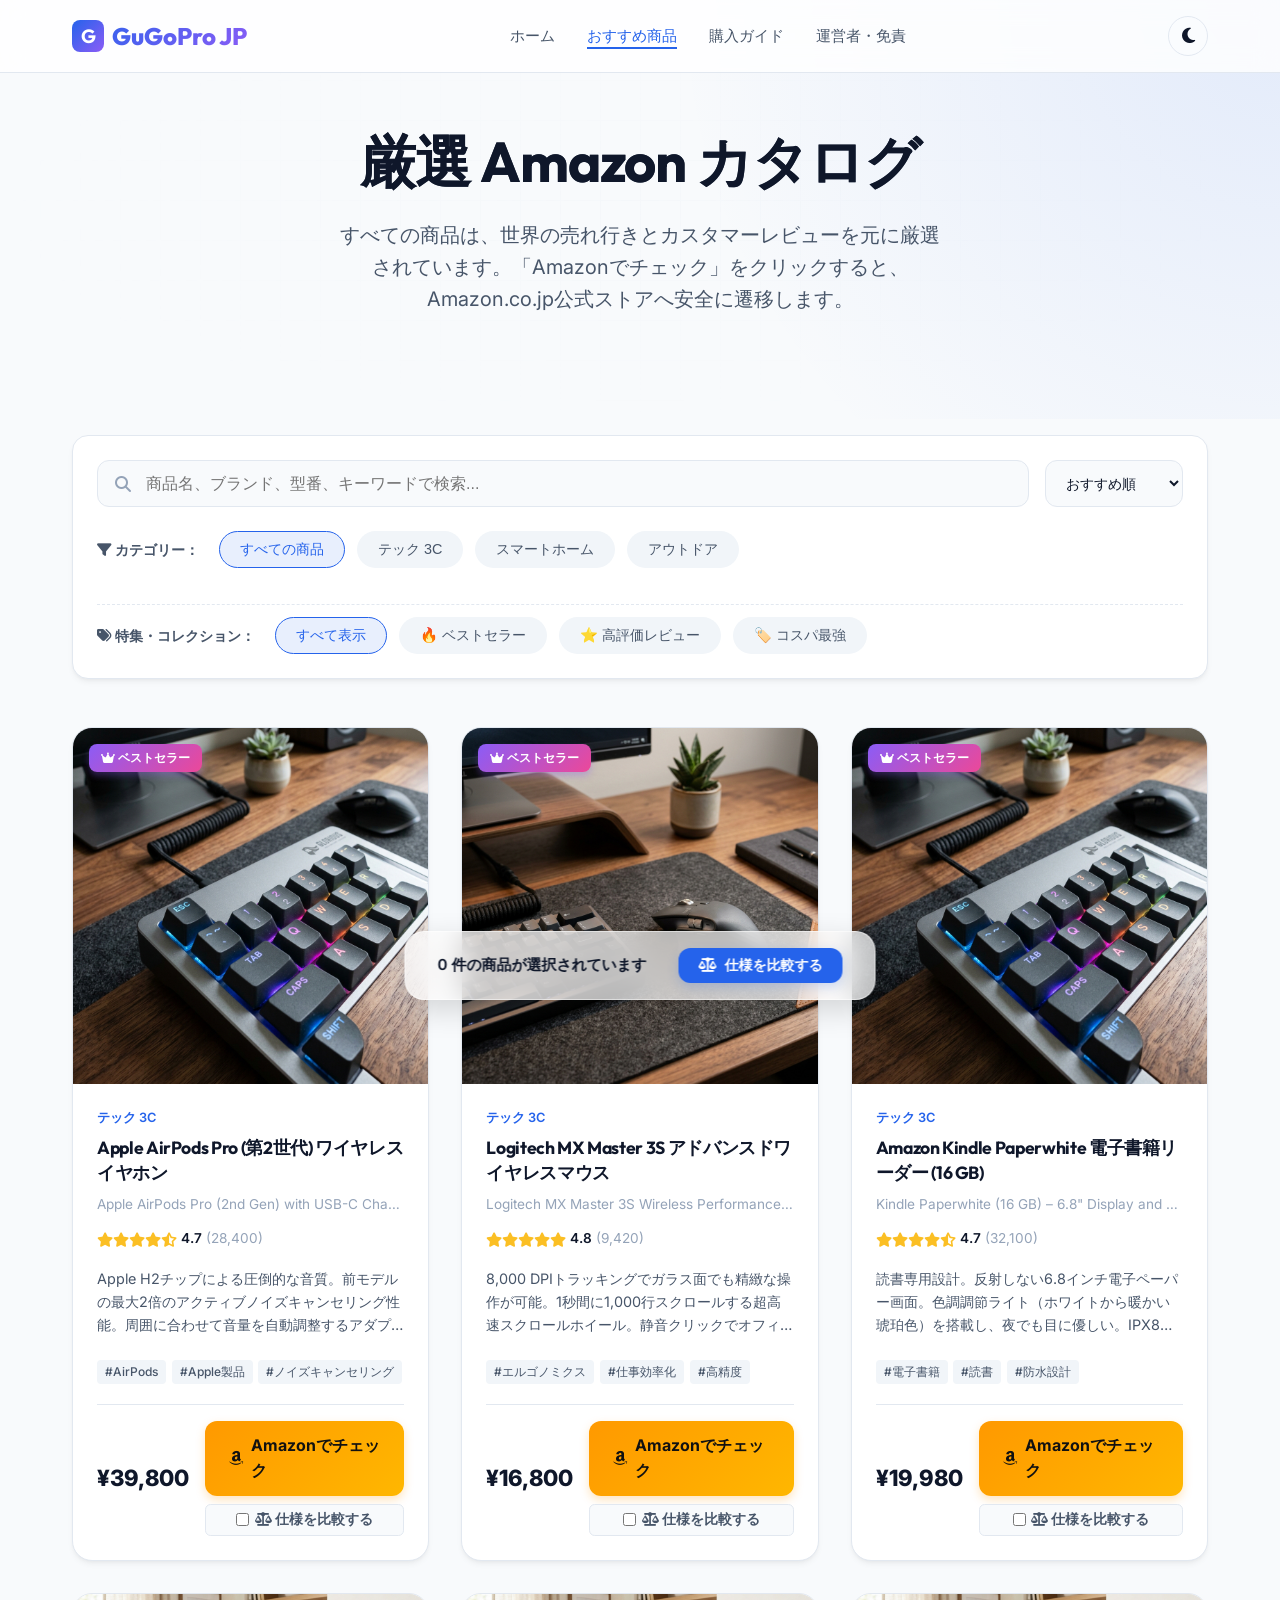
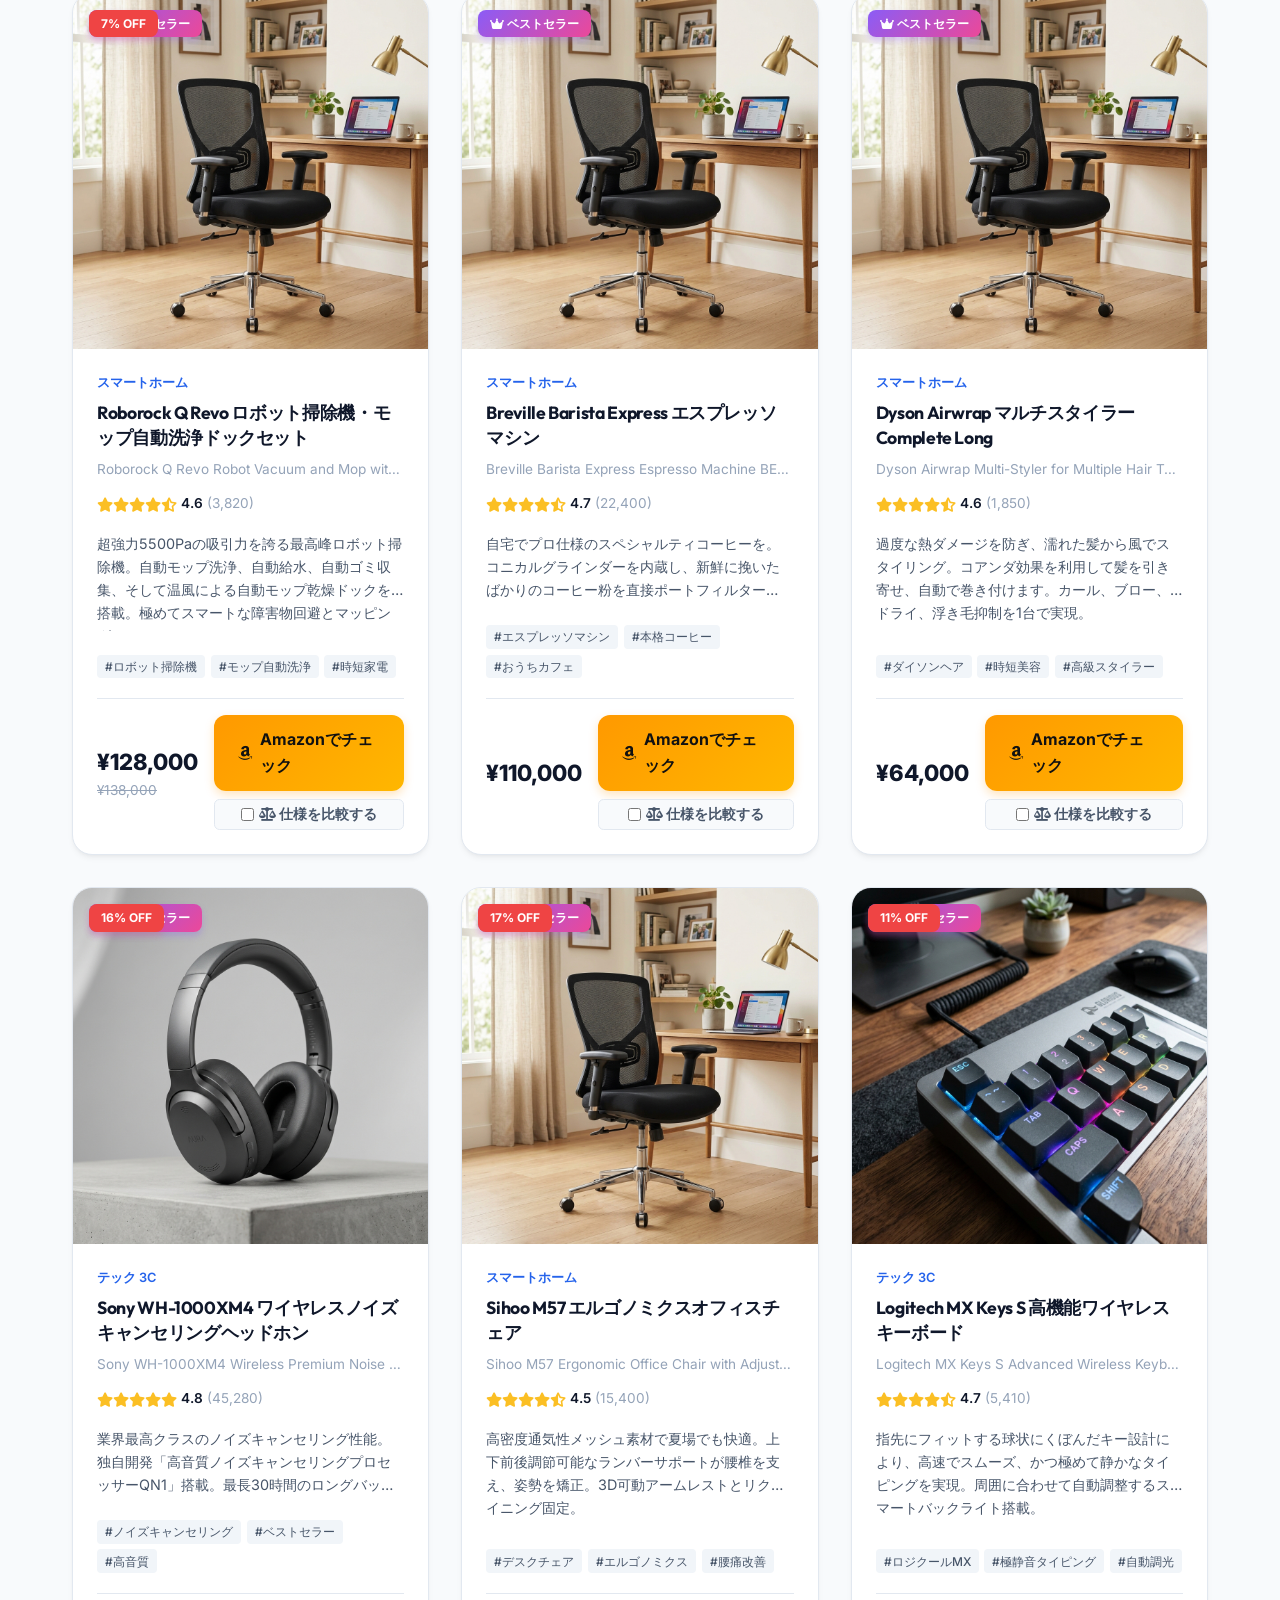
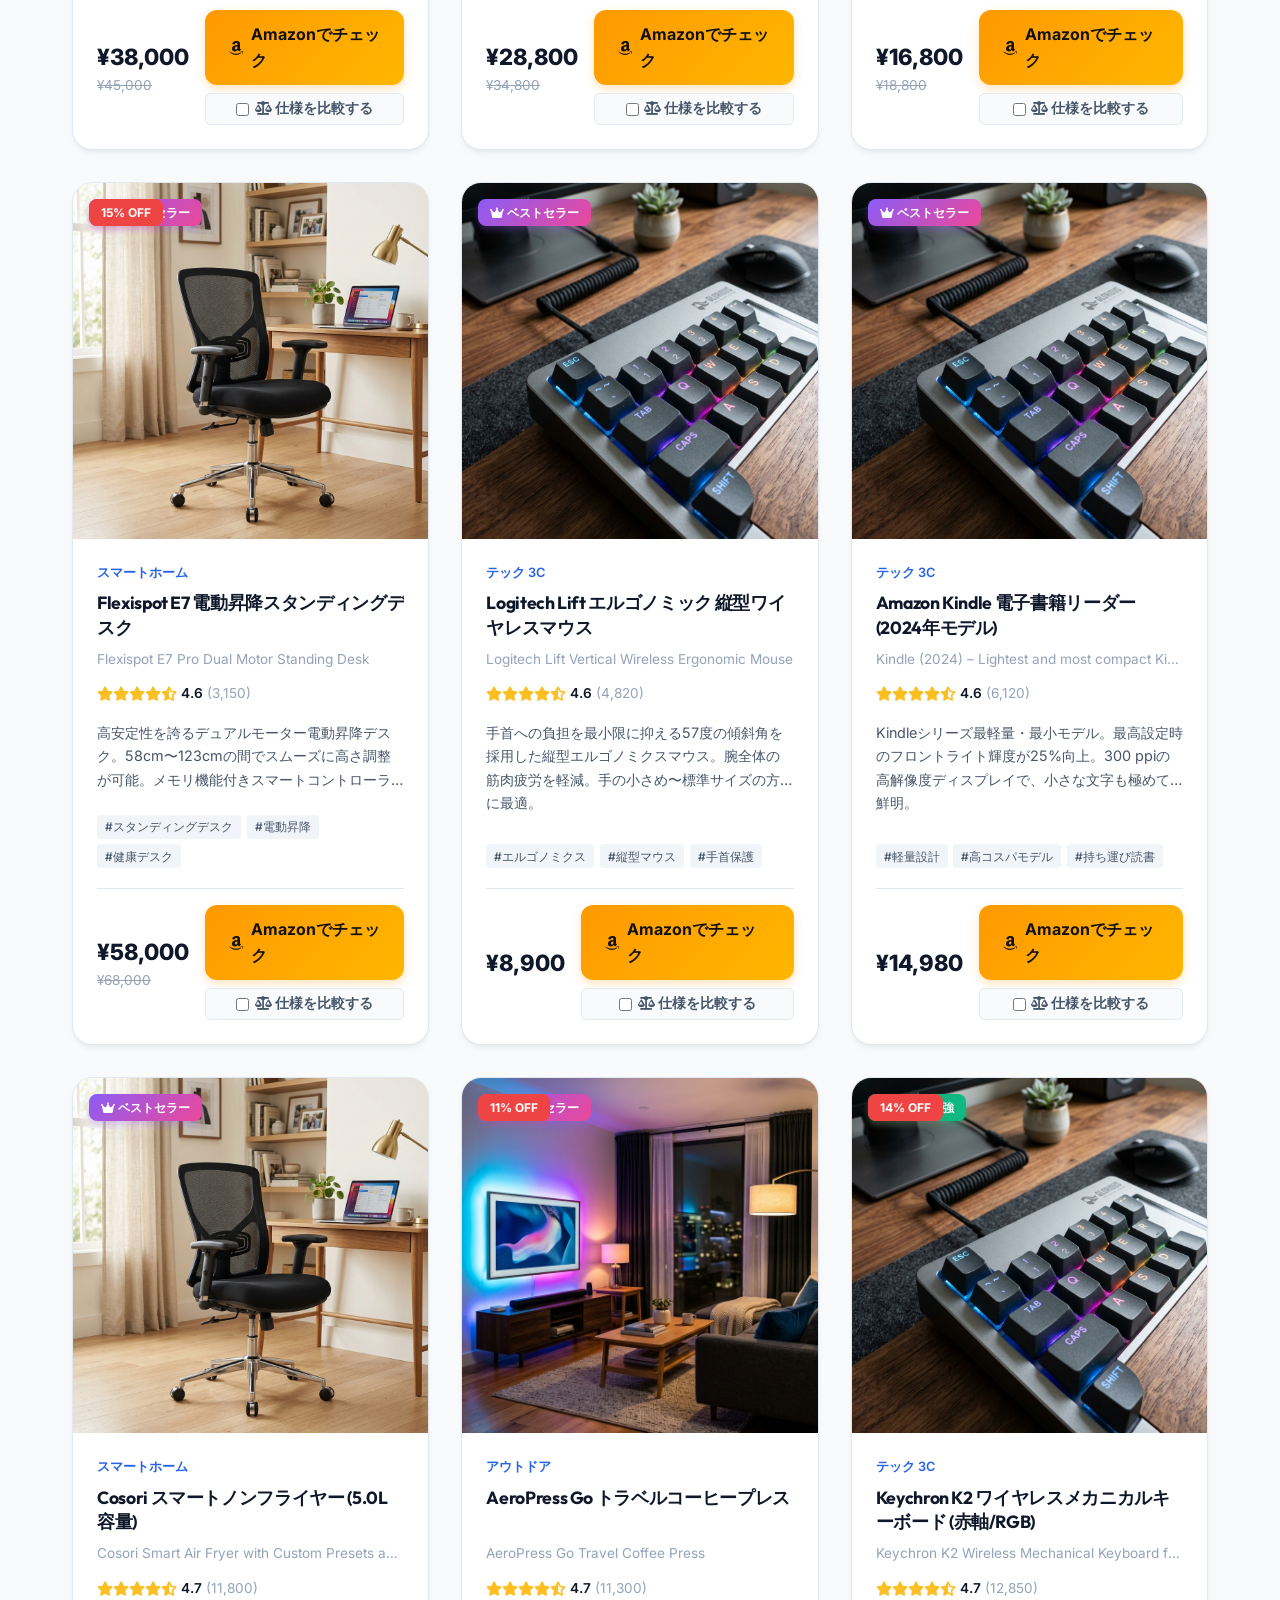
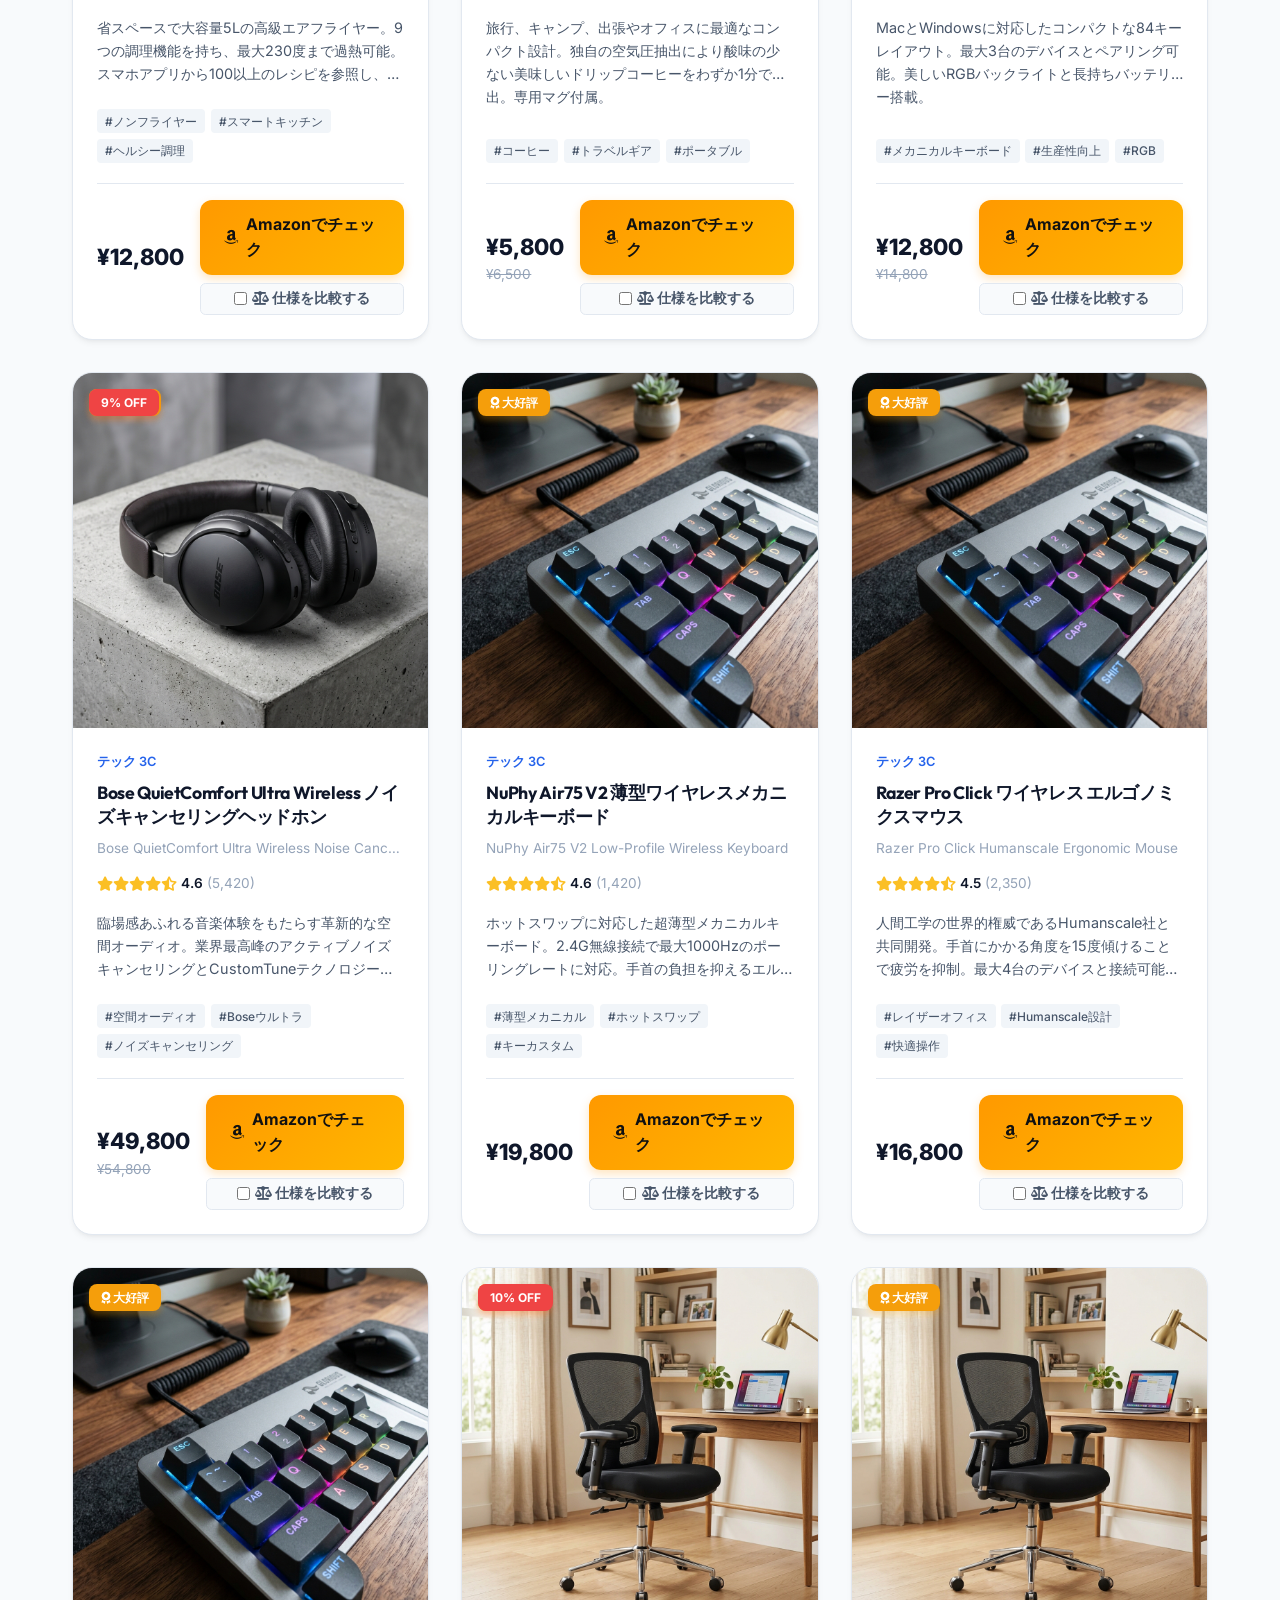
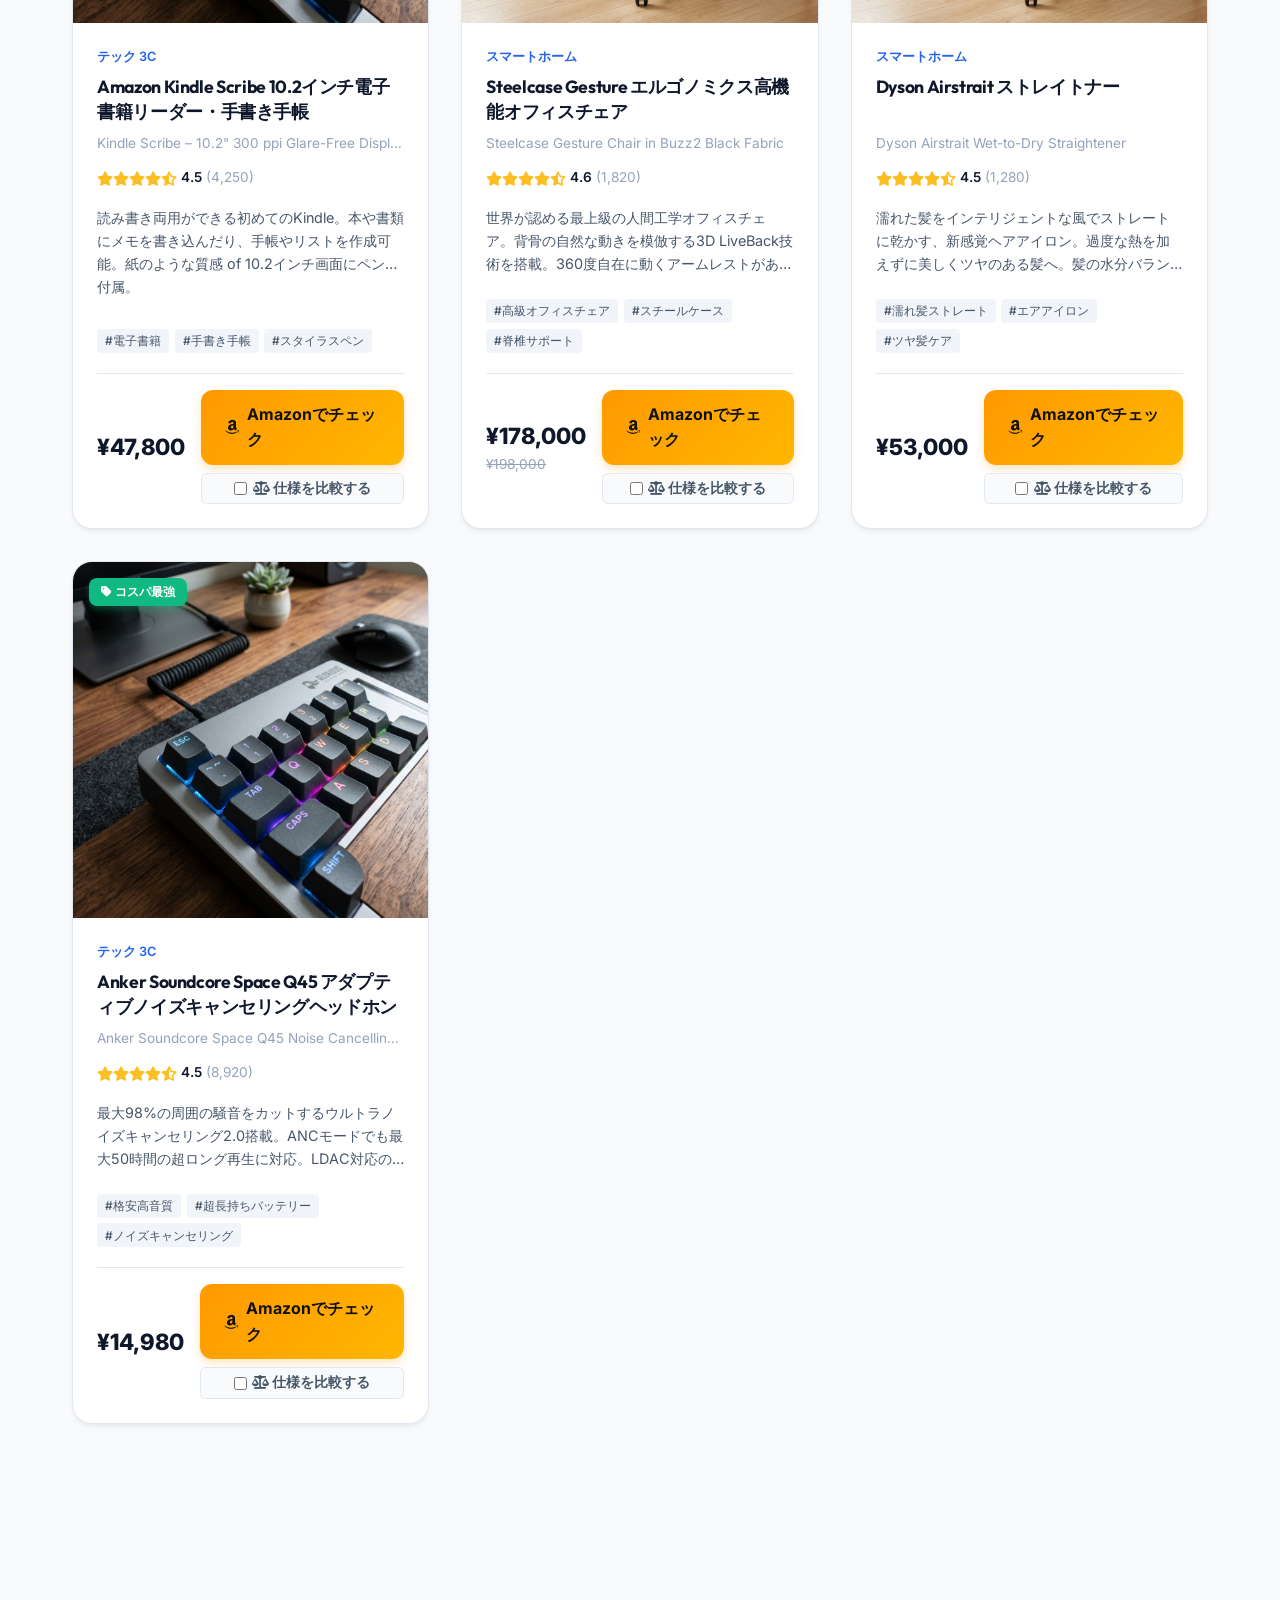
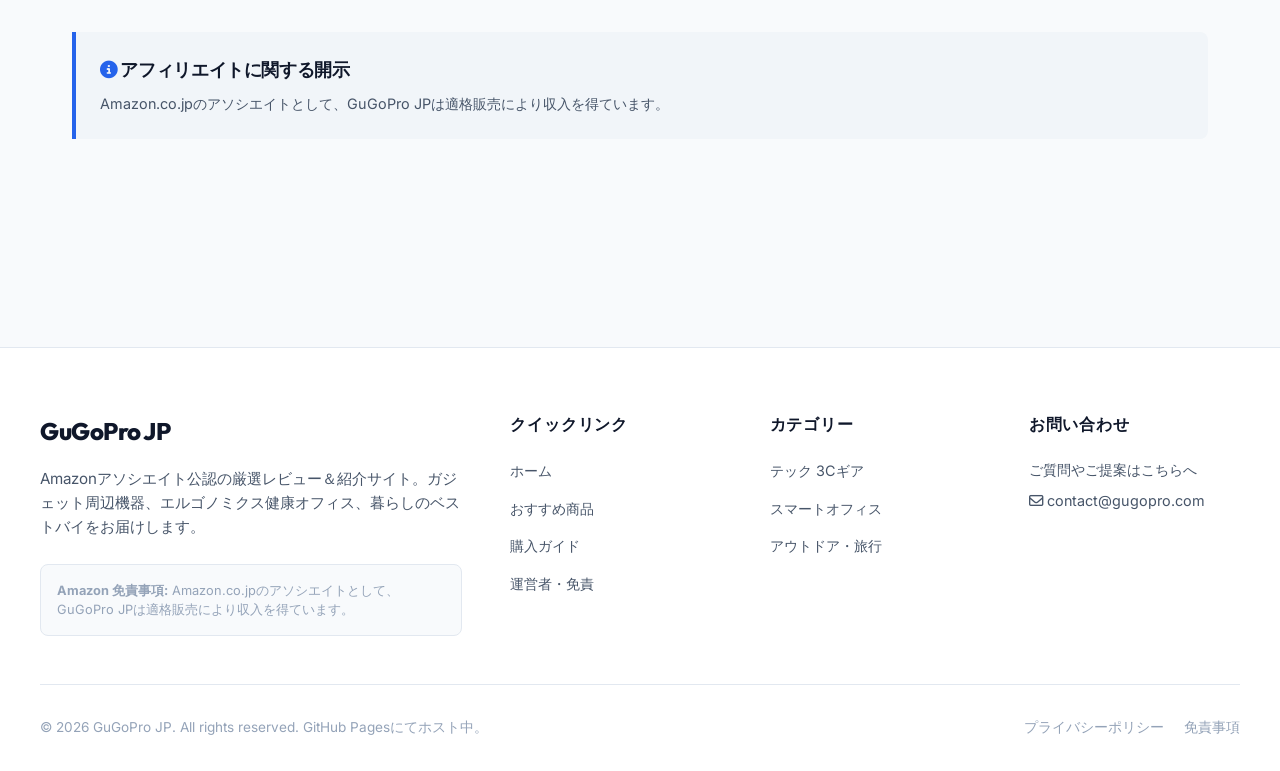
<file: products.html>
<!DOCTYPE html>
<html lang="ja">
<head>
  <meta charset="UTF-8">
  <meta name="viewport" content="width=device-width, initial-scale=1.0">
  <title>厳選おすすめ商品カタログ | GuGoPro JP アマゾンストア</title>
  <meta name="description" content="GuGoPro JPが厳選したAmazonのおすすめ商品カタログです。キーワード検索、カテゴリー絞り込み、価格・評価順のソートを利用して、目的に合った製品をすぐに見つけられます。">
  <link rel="icon" type="image/png" href="data:image/svg+xml,<svg xmlns=%22http://www.w3.org/2000/svg%22 viewBox=%220 0 100 100%22><rect width=%22100%22 height=%22100%22 rx=%2220%22 fill=%22%232563eb%22/><text y=%2270%22 x=%2222%22 fill=%22white%22 font-family=%22Outfit%22 font-size=%2260%22 font-weight=%22bold%22>G</text></svg>">
  
  <!-- CSS Stylesheets -->
  <link rel="stylesheet" href="css/style.css">
  
  <!-- Font Awesome Icons -->
  <link rel="stylesheet" href="https://cdnjs.cloudflare.com/ajax/libs/font-awesome/6.4.0/css/all.min.css">
</head>
<body>

  <!-- Sticky Header -->
  <header>
    <div class="nav-container">
      <a href="index.html" class="logo">
        <span class="logo-icon">G</span> GuGoPro JP
      </a>
      
      <nav id="nav-menu">
        <ul>
          <li><a href="index.html">ホーム</a></li>
          <li><a href="products.html" class="active">おすすめ商品</a></li>
          <li><a href="blog.html">購入ガイド</a></li>
          <li><a href="about.html">運営者・免責</a></li>
        </ul>
      </nav>
      
      <div class="nav-controls">
        <button id="theme-toggle" class="theme-toggle-btn" title="ダーク/ライトモード切替" aria-label="Toggle Theme">
          <i class="fas fa-moon"></i>
        </button>
        <button id="mobile-menu-btn" class="mobile-menu-btn" title="メニューを開く" aria-label="Toggle Menu">
          <i class="fas fa-bars"></i>
        </button>
      </div>
    </div>
  </header>

  <!-- Page Header -->
  <section class="hero" style="padding: 8rem 2rem 4rem;">
    <div class="hero-content">
      <h1>厳選 Amazon カタログ</h1>
      <p>すべての商品は、世界の売れ行きとカスタマーレビューを元に厳選されています。「Amazonでチェック」をクリックすると、Amazon.co.jp公式ストアへ安全に遷移します。</p>
    </div>
  </section>

  <!-- Catalog Section -->
  <main class="section" style="padding-top: 1rem;">
    <!-- Search & Filter Controls -->
    <div class="search-filter-section">
      <div style="display: flex; gap: 1rem; width: 100%; flex-wrap: wrap;">
        <div class="search-box">
          <i class="fas fa-search"></i>
          <input type="text" id="search-input" placeholder="商品名、ブランド、型番、キーワードで検索...">
        </div>
        <select id="sort-select" class="sort-select">
          <option value="recommended">おすすめ順</option>
          <option value="price-asc">価格の安い順</option>
          <option value="price-desc">価格の高い順</option>
          <option value="rating">評価の高い順</option>
        </select>
      </div>
      
      <div class="filter-bar" id="filter-pills-container">
        <span style="font-size: 0.9rem; font-weight: 600; color: var(--text-secondary); margin-right: 0.5rem;"><i class="fas fa-filter"></i> カテゴリー：</span>
        <button class="filter-pill active" data-category="all">すべての商品</button>
        <button class="filter-pill" data-category="tech">テック 3C</button>
        <button class="filter-pill" data-category="home">スマートホーム</button>
        <button class="filter-pill" data-category="lifestyle">アウトドア</button>
      </div>
      <div class="filter-bar" id="tag-pills-container" style="margin-top: 0.75rem; border-top: 1px dashed var(--border-color); padding-top: 0.75rem; width: 100%;">
        <span style="font-size: 0.9rem; font-weight: 600; color: var(--text-secondary); margin-right: 0.5rem;"><i class="fas fa-tags"></i> 特集・コレクション：</span>
        <button class="filter-pill active" data-tag="all">すべて表示</button>
        <button class="filter-pill" data-tag="bestSeller">🔥 ベストセラー</button>
        <button class="filter-pill" data-tag="topRated">⭐ 高評価レビュー</button>
        <button class="filter-pill" data-tag="budgetPick">🏷️ コスパ最強</button>
      </div>
    </div>

    <!-- Product Grid -->
    <div id="product-grid" class="product-grid">
      <!-- Products loaded dynamically by products.js -->
      <div style="grid-column: 1/-1; text-align: center; padding: 4rem;">
        <i class="fas fa-spinner fa-spin" style="font-size: 2rem; color: var(--accent-color);"></i>
        <p style="margin-top: 1rem; color: var(--text-secondary);">商品を読み込み中...</p>
      </div>
    </div>
  </main>

  <!-- Affiliate Disclosure Banner -->
  <section class="section">
    <div class="affiliate-disclosure-box">
      <h4><i class="fas fa-info-circle" style="color: var(--accent-color);"></i> アフィリエイトに関する開示</h4>
      <p class="dynamic-disclosure">Amazon.co.jpのアソシエイトとして、当メディアは適格販売により収入を得ています。本サイトのリンク経由で商品を購入された場合、紹介料が発生することがありますが、お客様の購入費用に追加されるコストはありません。サイト運営のご支援をお願いいたします。</p>
    </div>
  </section>

  <!-- Footer -->
  <footer>
    <div class="footer-container">
      <div class="footer-brand">
        <h3>GuGoPro JP</h3>
        <p>Amazonアソシエイト公認の厳選レビュー＆紹介サイト。ガジェット周辺機器、エルゴノミクス健康オフィス、暮らしのベストバイをお届けします。</p>
        <div class="footer-disclosure">
          <strong>Amazon 免責事項:</strong> <span class="dynamic-disclosure">Amazon.co.jpのアソシエイトとして、当メディアは適格販売により収入を得ています。</span>
        </div>
      </div>
      <div class="footer-links">
        <h4>クイックリンク</h4>
        <ul>
          <li><a href="index.html">ホーム</a></li>
          <li><a href="products.html">おすすめ商品</a></li>
          <li><a href="blog.html">購入ガイド</a></li>
          <li><a href="about.html">運営者・免責</a></li>
        </ul>
      </div>
      <div class="footer-links">
        <h4>カテゴリー</h4>
        <ul>
          <li><a href="products.html?cat=tech" onclick="localStorage.setItem('filterCategory', 'tech')">テック 3Cギア</a></li>
          <li><a href="products.html?cat=home" onclick="localStorage.setItem('filterCategory', 'home')">スマートオフィス</a></li>
          <li><a href="products.html?cat=lifestyle" onclick="localStorage.setItem('filterCategory', 'lifestyle')">アウトドア・旅行</a></li>
        </ul>
      </div>
      <div class="footer-links">
        <h4>お問い合わせ</h4>
        <p style="font-size: 0.9rem; color: var(--text-secondary); margin-bottom: 0.5rem;">ご質問やご提案はこちらへ</p>
        <p style="font-size: 0.9rem; color: var(--text-secondary);"><i class="far fa-envelope"></i> contact@gugopro.com</p>
      </div>
    </div>
    <div class="footer-bottom">
      <p>&copy; <span id="copyright-year">2026</span> GuGoPro JP. All rights reserved. GitHub Pagesにてホスト中。</p>
      <p>
        <a href="about.html#privacy" style="margin-right: 1rem;">プライバシーポリシー</a>
        <a href="about.html#terms">免責事項</a>
      </p>
    </div>
  </footer>

  <!-- Scroll to Top Button -->
  <button id="scroll-top" class="scroll-top-btn" title="トップへ戻る" aria-label="Back to Top">
    <i class="fas fa-chevron-up"></i>
  </button>

  <!-- JavaScript Config & Scripts -->
  <script src="js/config.js"></script>
  <script src="js/main.js"></script>
  <script src="js/products.js"></script>

  <!-- Handle Category Redirection on load -->
  <script>
    document.addEventListener('DOMContentLoaded', () => {
      const savedCategory = localStorage.getItem('filterCategory');
      const urlParams = new URLSearchParams(window.location.search);
      const catParam = urlParams.get('cat');
      const targetCategory = catParam || savedCategory;

      if (targetCategory) {
        localStorage.removeItem('filterCategory');
        const pills = document.querySelectorAll('.filter-pill');
        pills.forEach(pill => {
          if (pill.getAttribute('data-category') === targetCategory) {
            setTimeout(() => {
              pill.click();
            }, 100);
          }
        });
      }
    });
  </script>
</body>
</html>
</file>
<file: css/style.css>
/* Google Fonts: Inter & Outfit */
@import url('https://fonts.googleapis.com/css2?family=Inter:wght@300;400;500;600;700&family=Outfit:wght@400;500;600;700;800&display=swap');

:root {
  /* Light Theme Variables */
  --bg-primary: #f8fafc;
  --bg-secondary: #ffffff;
  --bg-tertiary: #f1f5f9;
  --text-primary: #0f172a;
  --text-secondary: #475569;
  --text-muted: #94a3b8;
  --accent-color: #2563eb;
  --accent-hover: #1d4ed8;
  --accent-light: rgba(37, 99, 235, 0.1);
  --border-color: #e2e8f0;
  --card-shadow: 0 4px 6px -1px rgb(0 0 0 / 0.05), 0 2px 4px -2px rgb(0 0 0 / 0.05);
  --card-shadow-hover: 0 20px 25px -5px rgb(0 0 0 / 0.1), 0 8px 10px -6px rgb(0 0 0 / 0.1);
  --nav-bg: rgba(255, 255, 255, 0.8);
  --star-color: #fbbf24;
  --tag-bg: #f1f5f9;
  --tag-text: #475569;
  --success: #10b981;
  --glass-bg: rgba(255, 255, 255, 0.7);
  --glass-border: rgba(255, 255, 255, 0.5);
  --glow-color: rgba(37, 99, 235, 0.2);
}

[data-theme="dark"] {
  /* Dark Theme Variables */
  --bg-primary: #0b0f19;
  --bg-secondary: #111827;
  --bg-tertiary: #1f2937;
  --text-primary: #f9fafb;
  --text-secondary: #d1d5db;
  --text-muted: #6b7280;
  --accent-color: #3b82f6;
  --accent-hover: #60a5fa;
  --accent-light: rgba(59, 130, 246, 0.15);
  --border-color: #374151;
  --card-shadow: 0 4px 6px -1px rgb(0 0 0 / 0.3), 0 2px 4px -2px rgb(0 0 0 / 0.3);
  --card-shadow-hover: 0 20px 25px -5px rgb(0 0 0 / 0.5), 0 8px 10px -6px rgb(0 0 0 / 0.5);
  --nav-bg: rgba(17, 24, 39, 0.8);
  --star-color: #f59e0b;
  --tag-bg: #1f2937;
  --tag-text: #9ca3af;
  --glass-bg: rgba(17, 24, 39, 0.7);
  --glass-border: rgba(255, 255, 255, 0.05);
  --glow-color: rgba(59, 130, 246, 0.4);
}

/* Reset & Base Styles */
* {
  box-sizing: border-box;
  margin: 0;
  padding: 0;
  transition: background-color 0.3s ease, border-color 0.3s ease, color 0.15s ease;
}

html {
  scroll-behavior: smooth;
}

body {
  font-family: 'Inter', system-ui, -apple-system, sans-serif;
  background-color: var(--bg-primary);
  color: var(--text-primary);
  line-height: 1.6;
  overflow-x: hidden;
}

h1, h2, h3, h4, h5, h6 {
  font-family: 'Outfit', sans-serif;
  font-weight: 700;
  letter-spacing: -0.02em;
  color: var(--text-primary);
}

a {
  text-decoration: none;
  color: inherit;
}

/* Navigation Bar */
header {
  position: fixed;
  top: 0;
  left: 0;
  right: 0;
  z-index: 1000;
  background-color: var(--nav-bg);
  backdrop-filter: blur(12px);
  -webkit-backdrop-filter: blur(12px);
  border-bottom: 1px solid var(--border-color);
}

.nav-container {
  max-width: 1200px;
  margin: 0 auto;
  padding: 1rem 2rem;
  display: flex;
  justify-content: space-between;
  align-items: center;
}

.logo {
  font-family: 'Outfit', sans-serif;
  font-size: 1.5rem;
  font-weight: 800;
  background: linear-gradient(135deg, var(--accent-color), #8b5cf6);
  -webkit-background-clip: text;
  -webkit-text-fill-color: transparent;
  display: flex;
  align-items: center;
  gap: 0.5rem;
}

.logo-icon {
  width: 2rem;
  height: 2rem;
  background: linear-gradient(135deg, var(--accent-color), #8b5cf6);
  border-radius: 0.5rem;
  display: inline-flex;
  justify-content: center;
  align-items: center;
  color: white;
  font-weight: bold;
  font-size: 1.2rem;
  -webkit-text-fill-color: white;
}

nav ul {
  display: flex;
  list-style: none;
  gap: 2rem;
  align-items: center;
}

nav ul li a {
  font-weight: 500;
  font-size: 0.95rem;
  color: var(--text-secondary);
  position: relative;
  padding: 0.25rem 0;
}

nav ul li a:hover, nav ul li a.active {
  color: var(--accent-color);
}

nav ul li a::after {
  content: '';
  position: absolute;
  bottom: 0;
  left: 0;
  width: 0;
  height: 2px;
  background-color: var(--accent-color);
  transition: width 0.3s ease;
}

nav ul li a:hover::after, nav ul li a.active::after {
  width: 100%;
}

.nav-controls {
  display: flex;
  align-items: center;
  gap: 1rem;
}

/* Theme Toggle Button */
.theme-toggle-btn {
  background: none;
  border: 1px solid var(--border-color);
  width: 2.5rem;
  height: 2.5rem;
  border-radius: 50%;
  cursor: pointer;
  display: flex;
  justify-content: center;
  align-items: center;
  color: var(--text-primary);
  font-size: 1.1rem;
}

.theme-toggle-btn:hover {
  background-color: var(--bg-tertiary);
  border-color: var(--accent-color);
}

.mobile-menu-btn {
  display: none;
  background: none;
  border: none;
  color: var(--text-primary);
  font-size: 1.5rem;
  cursor: pointer;
}

/* Hero Section */
.hero {
  position: relative;
  padding: 9rem 2rem 6rem;
  background: radial-gradient(circle at top right, var(--accent-light), transparent 45%);
  overflow: hidden;
  text-align: center;
}

.hero::before {
  content: '';
  position: absolute;
  top: 0;
  left: 0;
  right: 0;
  bottom: 0;
  background-image: linear-gradient(var(--border-color) 1px, transparent 1px), linear-gradient(90deg, var(--border-color) 1px, transparent 1px);
  background-size: 40px 40px;
  mask-image: radial-gradient(ellipse at center, black, transparent 70%);
  -webkit-mask-image: radial-gradient(ellipse at center, black, transparent 70%);
  opacity: 0.15;
  z-index: -1;
}

.hero-content {
  max-width: 800px;
  margin: 0 auto;
}

.badge-glow {
  display: inline-flex;
  align-items: center;
  gap: 0.5rem;
  padding: 0.5rem 1rem;
  background: var(--glass-bg);
  border: 1px solid var(--glass-border);
  border-radius: 9999px;
  font-size: 0.85rem;
  font-weight: 600;
  color: var(--accent-color);
  box-shadow: 0 4px 10px rgba(0,0,0,0.02);
  margin-bottom: 1.5rem;
}

.badge-glow span {
  width: 6px;
  height: 6px;
  background-color: var(--accent-color);
  border-radius: 50%;
  animation: pulse 1.5s infinite;
}

@keyframes pulse {
  0% { transform: scale(0.9); opacity: 0.5; }
  50% { transform: scale(1.2); opacity: 1; }
  100% { transform: scale(0.9); opacity: 0.5; }
}

.hero h1 {
  font-size: 3.5rem;
  line-height: 1.2;
  margin-bottom: 1.5rem;
  background: linear-gradient(to bottom right, var(--text-primary), var(--text-secondary));
  -webkit-background-clip: text;
}

.hero p {
  font-size: 1.25rem;
  color: var(--text-secondary);
  margin-bottom: 2.5rem;
  max-width: 600px;
  margin-left: auto;
  margin-right: auto;
}

.hero-cta {
  display: flex;
  justify-content: center;
  gap: 1rem;
}

/* Buttons */
.btn {
  display: inline-flex;
  align-items: center;
  justify-content: center;
  padding: 0.75rem 1.5rem;
  border-radius: 0.75rem;
  font-weight: 600;
  font-size: 1rem;
  cursor: pointer;
  transition: all 0.2s cubic-bezier(0.4, 0, 0.2, 1);
  gap: 0.5rem;
}

.btn-primary {
  background-color: var(--accent-color);
  color: white;
  border: none;
  box-shadow: 0 4px 12px var(--glow-color);
}

.btn-primary:hover {
  background-color: var(--accent-hover);
  transform: translateY(-2px);
  box-shadow: 0 8px 20px var(--glow-color);
}

.btn-secondary {
  background-color: var(--bg-secondary);
  color: var(--text-primary);
  border: 1px solid var(--border-color);
}

.btn-secondary:hover {
  background-color: var(--bg-tertiary);
  transform: translateY(-2px);
}

.btn-amazon {
  background: linear-gradient(135deg, #ff9900, #ffb700);
  color: #111111;
  font-weight: 700;
  border: none;
  box-shadow: 0 4px 10px rgba(255, 153, 0, 0.25);
  width: 100%;
}

.btn-amazon:hover {
  background: linear-gradient(135deg, #e68a00, #ffa500);
  transform: translateY(-2px);
  box-shadow: 0 6px 15px rgba(255, 153, 0, 0.4);
}

/* Category Grid Section */
.section {
  padding: 5rem 2rem;
  max-width: 1200px;
  margin: 0 auto;
}

.section-header {
  display: flex;
  justify-content: space-between;
  align-items: flex-end;
  margin-bottom: 3rem;
}

.section-title {
  position: relative;
}

.section-title h2 {
  font-size: 2.25rem;
  margin-bottom: 0.5rem;
}

.section-title p {
  color: var(--text-secondary);
}

.categories-container {
  display: grid;
  grid-template-columns: repeat(auto-fit, minmax(280px, 1fr));
  gap: 1.5rem;
}

.category-card {
  background-color: var(--bg-secondary);
  border: 1px solid var(--border-color);
  border-radius: 1rem;
  padding: 2.5rem 2rem;
  text-align: left;
  box-shadow: var(--card-shadow);
  cursor: pointer;
  position: relative;
  overflow: hidden;
}

.category-card::before {
  content: '';
  position: absolute;
  top: 0;
  left: 0;
  width: 100%;
  height: 4px;
  background: linear-gradient(90deg, var(--accent-color), #8b5cf6);
  opacity: 0;
  transition: opacity 0.3s ease;
}

.category-card:hover {
  transform: translateY(-5px);
  box-shadow: var(--card-shadow-hover);
}

.category-card:hover::before {
  opacity: 1;
}

.category-icon {
  width: 3.5rem;
  height: 3.5rem;
  background-color: var(--accent-light);
  color: var(--accent-color);
  border-radius: 0.75rem;
  display: flex;
  justify-content: center;
  align-items: center;
  font-size: 1.75rem;
  margin-bottom: 1.5rem;
}

.category-card h3 {
  font-size: 1.25rem;
  margin-bottom: 0.5rem;
}

.category-card p {
  color: var(--text-secondary);
  font-size: 0.95rem;
}

/* Product Catalog */
.search-filter-section {
  background: var(--bg-secondary);
  border: 1px solid var(--border-color);
  border-radius: 1rem;
  padding: 1.5rem;
  margin-bottom: 3rem;
  box-shadow: var(--card-shadow);
  display: flex;
  flex-direction: column;
  gap: 1.5rem;
}

.search-box {
  position: relative;
  flex-grow: 1;
}

.search-box input {
  width: 100%;
  padding: 0.85rem 1rem 0.85rem 3rem;
  border-radius: 0.75rem;
  border: 1px solid var(--border-color);
  background-color: var(--bg-primary);
  color: var(--text-primary);
  font-size: 1rem;
}

.search-box input:focus {
  border-color: var(--accent-color);
  outline: none;
  box-shadow: 0 0 0 3px var(--accent-light);
}

.search-box i {
  position: absolute;
  left: 1.1rem;
  top: 50%;
  transform: translateY(-50%);
  color: var(--text-muted);
}

.filter-bar {
  display: flex;
  flex-wrap: wrap;
  gap: 0.75rem;
  align-items: center;
}

.filter-pill {
  padding: 0.5rem 1.25rem;
  border-radius: 9999px;
  background-color: var(--bg-tertiary);
  color: var(--tag-text);
  font-size: 0.9rem;
  font-weight: 500;
  border: 1px solid transparent;
  cursor: pointer;
}

.filter-pill.active, .filter-pill:hover {
  background-color: var(--accent-light);
  color: var(--accent-color);
  border-color: var(--accent-color);
}

.sort-select {
  padding: 0.5rem 1rem;
  border-radius: 0.75rem;
  border: 1px solid var(--border-color);
  background-color: var(--bg-primary);
  color: var(--text-primary);
  font-size: 0.9rem;
  cursor: pointer;
  margin-left: auto;
}

/* Product Cards Grid */
.product-grid {
  display: grid;
  grid-template-columns: repeat(auto-fill, minmax(280px, 1fr));
  gap: 2rem;
}

.product-card {
  background-color: var(--bg-secondary);
  border: 1px solid var(--border-color);
  border-radius: 1.25rem;
  overflow: hidden;
  box-shadow: var(--card-shadow);
  display: flex;
  flex-direction: column;
  height: 100%;
}

.product-card:hover {
  transform: translateY(-6px);
  box-shadow: var(--card-shadow-hover);
}

.product-image-container {
  position: relative;
  padding-top: 100%; /* 1:1 Aspect Ratio */
  background-color: #f1f5f9;
  overflow: hidden;
}

.product-image-container img {
  position: absolute;
  top: 0;
  left: 0;
  width: 100%;
  height: 100%;
  object-fit: cover;
  transition: transform 0.5s ease;
}

.product-card:hover .product-image-container img {
  transform: scale(1.05);
}

.badge-deal {
  position: absolute;
  top: 1rem;
  left: 1rem;
  background-color: #ef4444;
  color: white;
  padding: 0.25rem 0.75rem;
  border-radius: 0.5rem;
  font-size: 0.75rem;
  font-weight: 700;
  box-shadow: 0 4px 6px rgba(239, 68, 68, 0.2);
  z-index: 10;
}

.badge-hot {
  position: absolute;
  top: 1rem;
  right: 1rem;
  background-color: #f59e0b;
  color: white;
  padding: 0.25rem 0.75rem;
  border-radius: 0.5rem;
  font-size: 0.75rem;
  font-weight: 700;
  z-index: 10;
}

.badge-bestseller {
  position: absolute;
  top: 1rem;
  left: 1rem;
  background: linear-gradient(135deg, #8b5cf6, #ec4899);
  color: white;
  padding: 0.25rem 0.75rem;
  border-radius: 0.5rem;
  font-size: 0.75rem;
  font-weight: 700;
  box-shadow: 0 4px 6px rgba(139, 92, 246, 0.3);
  z-index: 10;
}

.badge-budget {
  position: absolute;
  top: 1rem;
  left: 1rem;
  background-color: #10b981;
  color: white;
  padding: 0.25rem 0.75rem;
  border-radius: 0.5rem;
  font-size: 0.75rem;
  font-weight: 700;
  box-shadow: 0 4px 6px rgba(16, 185, 129, 0.3);
  z-index: 10;
}

.badge-toprated {
  position: absolute;
  top: 1rem;
  left: 1rem;
  background-color: #f59e0b;
  color: white;
  padding: 0.25rem 0.75rem;
  border-radius: 0.5rem;
  font-size: 0.75rem;
  font-weight: 700;
  box-shadow: 0 4px 6px rgba(245, 158, 11, 0.3);
  z-index: 10;
}

.product-info {
  padding: 1.5rem;
  display: flex;
  flex-direction: column;
  flex-grow: 1;
}

.product-category {
  font-size: 0.8rem;
  color: var(--accent-color);
  font-weight: 600;
  text-transform: uppercase;
  margin-bottom: 0.5rem;
}

.product-title {
  font-size: 1.1rem;
  font-weight: 700;
  margin-bottom: 0.5rem;
  line-height: 1.4;
  display: -webkit-box;
  -webkit-line-clamp: 2;
  -webkit-box-orient: vertical;
  overflow: hidden;
  height: 3.1rem;
}

.product-english-title {
  font-size: 0.85rem;
  color: var(--text-muted);
  margin-bottom: 0.75rem;
  white-space: nowrap;
  overflow: hidden;
  text-overflow: ellipsis;
}

.product-rating {
  display: flex;
  align-items: center;
  gap: 0.25rem;
  margin-bottom: 1rem;
}

.stars {
  color: var(--star-color);
  font-size: 0.9rem;
}

.rating-value {
  font-size: 0.85rem;
  font-weight: 600;
}

.rating-count {
  font-size: 0.85rem;
  color: var(--text-muted);
}

.product-description {
  font-size: 0.9rem;
  color: var(--text-secondary);
  margin-bottom: 1.5rem;
  display: -webkit-box;
  -webkit-line-clamp: 3;
  -webkit-box-orient: vertical;
  overflow: hidden;
  flex-grow: 1;
}

.product-meta {
  display: flex;
  flex-wrap: wrap;
  gap: 0.35rem;
  margin-bottom: 1.25rem;
}

.meta-tag {
  background-color: var(--tag-bg);
  color: var(--tag-text);
  font-size: 0.75rem;
  padding: 0.15rem 0.5rem;
  border-radius: 0.25rem;
  font-weight: 500;
}

.product-footer {
  display: flex;
  justify-content: space-between;
  align-items: center;
  margin-top: auto;
  padding-top: 1rem;
  border-top: 1px solid var(--border-color);
  gap: 1rem;
}

.product-price {
  display: flex;
  flex-direction: column;
}

.price-now {
  font-size: 1.4rem;
  font-weight: 800;
  color: var(--text-primary);
}

.price-original {
  font-size: 0.85rem;
  text-decoration: line-line;
  text-decoration: line-through;
  color: var(--text-muted);
}

.product-actions {
  flex-grow: 1;
}

/* Blog Section */
.blog-grid {
  display: grid;
  grid-template-columns: repeat(auto-fit, minmax(320px, 1fr));
  gap: 2rem;
}

.blog-card {
  background-color: var(--bg-secondary);
  border: 1px solid var(--border-color);
  border-radius: 1rem;
  overflow: hidden;
  box-shadow: var(--card-shadow);
  display: flex;
  flex-direction: column;
}

.blog-card:hover {
  transform: translateY(-5px);
  box-shadow: var(--card-shadow-hover);
}

.blog-image {
  height: 200px;
  background-color: #cbd5e1;
  background-size: cover;
  background-position: center;
}

.blog-info {
  padding: 1.5rem;
  display: flex;
  flex-direction: column;
  flex-grow: 1;
}

.blog-meta-top {
  display: flex;
  align-items: center;
  gap: 1rem;
  font-size: 0.8rem;
  color: var(--text-muted);
  margin-bottom: 0.75rem;
}

.blog-category-tag {
  background-color: var(--accent-light);
  color: var(--accent-color);
  font-weight: 600;
  padding: 0.2rem 0.6rem;
  border-radius: 0.25rem;
}

.blog-title {
  font-size: 1.25rem;
  margin-bottom: 0.75rem;
  line-height: 1.4;
}

.blog-summary {
  color: var(--text-secondary);
  font-size: 0.95rem;
  margin-bottom: 1.5rem;
  display: -webkit-box;
  -webkit-line-clamp: 3;
  -webkit-box-orient: vertical;
  overflow: hidden;
  flex-grow: 1;
}

.blog-footer {
  display: flex;
  justify-content: space-between;
  align-items: center;
  padding-top: 1rem;
  border-top: 1px solid var(--border-color);
  font-size: 0.85rem;
  color: var(--text-secondary);
}

.blog-read-more {
  color: var(--accent-color);
  font-weight: 600;
  display: flex;
  align-items: center;
  gap: 0.25rem;
}

.blog-read-more:hover {
  color: var(--accent-hover);
}

/* Disclosure Disclaimer Box */
.affiliate-disclosure-box {
  background-color: var(--bg-tertiary);
  border-left: 4px solid var(--accent-color);
  padding: 1.5rem;
  border-radius: 0 0.5rem 0.5rem 0;
  margin: 3rem 0;
}

.affiliate-disclosure-box h4 {
  margin-bottom: 0.5rem;
  font-size: 1.1rem;
}

.affiliate-disclosure-box p {
  font-size: 0.9rem;
  color: var(--text-secondary);
}

/* Detailed Post Page Styles */
.post-layout {
  max-width: 800px;
  margin: 8rem auto 4rem;
  padding: 0 2rem;
}

.post-header {
  margin-bottom: 2.5rem;
}

.post-breadcrumbs {
  display: flex;
  gap: 0.5rem;
  font-size: 0.85rem;
  color: var(--text-muted);
  margin-bottom: 1rem;
}

.post-breadcrumbs a:hover {
  color: var(--accent-color);
}

.post-meta-details {
  display: flex;
  gap: 1.5rem;
  font-size: 0.9rem;
  color: var(--text-secondary);
  margin-top: 1rem;
}

.post-featured-image {
  width: 100%;
  height: 450px;
  border-radius: 1rem;
  object-fit: cover;
  margin-bottom: 2.5rem;
  box-shadow: var(--card-shadow);
}

.post-content {
  font-size: 1.1rem;
  line-height: 1.8;
  color: var(--text-secondary);
}

.post-content h2 {
  font-size: 1.8rem;
  margin: 2.5rem 0 1rem;
  color: var(--text-primary);
}

.post-content h3 {
  font-size: 1.4rem;
  margin: 2rem 0 1rem;
  color: var(--text-primary);
}

.post-content p {
  margin-bottom: 1.5rem;
}

.post-content ul, .post-content ol {
  margin-bottom: 1.5rem;
  padding-left: 2rem;
}

.post-content li {
  margin-bottom: 0.5rem;
}

/* Post Product Showcase Card (Embedded in articles) */
.post-product-showcase {
  background-color: var(--bg-secondary);
  border: 1px solid var(--border-color);
  border-radius: 1rem;
  padding: 1.5rem;
  margin: 2rem 0;
  display: flex;
  gap: 1.5rem;
  align-items: center;
  box-shadow: var(--card-shadow);
}

.showcase-image {
  width: 150px;
  height: 150px;
  border-radius: 0.5rem;
  object-fit: cover;
  flex-shrink: 0;
}

.showcase-info {
  flex-grow: 1;
}

.showcase-title {
  font-size: 1.2rem;
  margin-bottom: 0.5rem;
}

.showcase-description {
  font-size: 0.9rem;
  color: var(--text-secondary);
  margin-bottom: 1rem;
}

.showcase-footer {
  display: flex;
  justify-content: space-between;
  align-items: center;
}

.showcase-price {
  font-size: 1.3rem;
  font-weight: 800;
  color: var(--accent-color);
}

/* Footer Section */
footer {
  background-color: var(--bg-secondary);
  border-top: 1px solid var(--border-color);
  padding: 4rem 2rem 2rem;
  margin-top: 5rem;
}

.footer-container {
  max-width: 1200px;
  margin: 0 auto;
  display: grid;
  grid-template-columns: 2fr 1fr 1fr 1fr;
  gap: 3rem;
  margin-bottom: 3rem;
}

.footer-brand h3 {
  font-size: 1.5rem;
  margin-bottom: 1rem;
  font-family: 'Outfit', sans-serif;
  font-weight: 800;
}

.footer-brand p {
  color: var(--text-secondary);
  margin-bottom: 1.5rem;
  font-size: 0.95rem;
}

.footer-disclosure {
  font-size: 0.8rem;
  color: var(--text-muted);
  line-height: 1.5;
  background-color: var(--bg-primary);
  padding: 1rem;
  border-radius: 0.5rem;
  border: 1px solid var(--border-color);
}

.footer-links h4 {
  font-size: 1rem;
  margin-bottom: 1.25rem;
  color: var(--text-primary);
  text-transform: uppercase;
  letter-spacing: 0.05em;
}

.footer-links ul {
  list-style: none;
  display: flex;
  flex-direction: column;
  gap: 0.75rem;
}

.footer-links ul li a {
  color: var(--text-secondary);
  font-size: 0.9rem;
}

.footer-links ul li a:hover {
  color: var(--accent-color);
}

.footer-bottom {
  max-width: 1200px;
  margin: 0 auto;
  padding-top: 2rem;
  border-top: 1px solid var(--border-color);
  display: flex;
  justify-content: space-between;
  align-items: center;
  font-size: 0.85rem;
  color: var(--text-muted);
  flex-wrap: wrap;
  gap: 1rem;
}

/* Floating Elements */
.scroll-top-btn {
  position: fixed;
  bottom: 2rem;
  right: 2rem;
  background-color: var(--accent-color);
  color: white;
  border: none;
  width: 3rem;
  height: 3rem;
  border-radius: 50%;
  cursor: pointer;
  box-shadow: 0 4px 10px rgba(0,0,0,0.15);
  display: flex;
  justify-content: center;
  align-items: center;
  font-size: 1.2rem;
  opacity: 0;
  visibility: hidden;
  transition: all 0.3s ease;
  z-index: 99;
}

.scroll-top-btn.visible {
  opacity: 1;
  visibility: visible;
}

.scroll-top-btn:hover {
  background-color: var(--accent-hover);
  transform: translateY(-3px);
}

/* Responsive Grid and Menu Adjustments */
@media (max-width: 968px) {
  .footer-container {
    grid-template-columns: 1fr 1fr;
  }
}

@media (max-width: 768px) {
  .nav-container {
    padding: 1rem;
  }
  
  .mobile-menu-btn {
    display: block;
  }
  
  nav {
    position: absolute;
    top: 100%;
    left: 0;
    right: 0;
    background-color: var(--bg-secondary);
    border-bottom: 1px solid var(--border-color);
    padding: 1.5rem;
    box-shadow: 0 10px 15px -3px rgba(0, 0, 0, 0.1);
    opacity: 0;
    visibility: hidden;
    transform: translateY(-10px);
    transition: all 0.3s ease;
  }
  
  nav.active {
    opacity: 1;
    visibility: visible;
    transform: translateY(0);
  }
  
  nav ul {
    flex-direction: column;
    align-items: flex-start;
    gap: 1.25rem;
  }
  
  .hero h1 {
    font-size: 2.5rem;
  }
  
  .hero p {
    font-size: 1.1rem;
  }
  
  .section-header {
    flex-direction: column;
    align-items: flex-start;
    gap: 1rem;
  }
  
  .sort-select {
    margin-left: 0;
    width: 100%;
  }
  
  .footer-container {
    grid-template-columns: 1fr;
    gap: 2rem;
  }
  
  .post-product-showcase {
    flex-direction: column;
    text-align: center;
  }
  
  .showcase-image {
    width: 100%;
    height: 200px;
  }
  
  .showcase-footer {
    flex-direction: column;
    gap: 1rem;
  }
}

/* --- Dynamic Subcategory Bar --- */
.subcat-bar {
  display: flex;
  flex-wrap: wrap;
  gap: 0.5rem;
  margin-top: 0.75rem;
  border-top: 1px dashed var(--border-color);
  padding-top: 0.75rem;
  width: 100%;
  animation: fadeIn 0.3s ease;
}

.subcat-pill {
  padding: 0.35rem 0.85rem;
  border-radius: 9999px;
  background-color: var(--bg-primary);
  color: var(--text-secondary);
  font-size: 0.8rem;
  font-weight: 500;
  border: 1px solid var(--border-color);
  cursor: pointer;
  transition: all 0.2s ease;
}

.subcat-pill.active, .subcat-pill:hover {
  background-color: var(--accent-color);
  color: white;
  border-color: var(--accent-color);
}

/* --- Card Compare Checkbox --- */
.compare-checkbox-container {
  display: flex;
  align-items: center;
  gap: 0.35rem;
  font-size: 0.85rem;
  font-weight: 600;
  color: var(--text-secondary);
  cursor: pointer;
  padding: 0.25rem 0.5rem;
  border-radius: 0.35rem;
  border: 1px solid var(--border-color);
  background-color: var(--bg-primary);
  transition: all 0.2s ease;
}

.compare-checkbox-container:hover {
  border-color: var(--accent-color);
  color: var(--accent-color);
}

.compare-checkbox-container input {
  cursor: pointer;
}

/* --- Compare Floating Bar --- */
.compare-floating-bar {
  position: fixed;
  bottom: -100px;
  left: 50%;
  transform: translateX(-50%);
  z-index: 500;
  background: var(--glass-bg);
  backdrop-filter: blur(16px);
  -webkit-backdrop-filter: blur(16px);
  border: 1px solid var(--glass-border);
  padding: 1rem 2rem;
  border-radius: 1.25rem;
  box-shadow: 0 10px 30px rgba(0,0,0,0.15);
  display: flex;
  align-items: center;
  gap: 2rem;
  transition: bottom 0.4s cubic-bezier(0.175, 0.885, 0.32, 1.275);
  width: max-content;
  max-width: 90%;
}

.compare-floating-bar.active {
  bottom: 2rem;
}

.compare-bar-text {
  font-size: 0.95rem;
  font-weight: 600;
  color: var(--text-primary);
}

/* --- Compare Modal Overlay --- */
.compare-modal-overlay {
  position: fixed;
  inset: 0;
  background-color: rgba(15, 23, 42, 0.6);
  backdrop-filter: blur(8px);
  -webkit-backdrop-filter: blur(8px);
  z-index: 2000;
  display: flex;
  justify-content: center;
  align-items: center;
  opacity: 0;
  visibility: hidden;
  transition: all 0.3s ease;
  padding: 1.5rem;
}

.compare-modal-overlay.active {
  opacity: 1;
  visibility: visible;
}

.compare-modal {
  background-color: var(--bg-secondary);
  border: 1px solid var(--border-color);
  border-radius: 1.5rem;
  width: 100%;
  max-width: 900px;
  max-height: 90vh;
  overflow-y: auto;
  box-shadow: 0 25px 50px -12px rgba(0,0,0,0.25);
  transform: scale(0.9);
  transition: transform 0.3s cubic-bezier(0.175, 0.885, 0.32, 1.275);
}

.compare-modal-overlay.active .compare-modal {
  transform: scale(1);
}

.compare-modal-header {
  padding: 1.5rem 2rem;
  border-bottom: 1px solid var(--border-color);
  display: flex;
  justify-content: space-between;
  align-items: center;
  position: sticky;
  top: 0;
  background-color: var(--bg-secondary);
  z-index: 10;
}

.compare-modal-title {
  font-size: 1.5rem;
  font-weight: 700;
}

.compare-close-btn {
  background: none;
  border: none;
  font-size: 1.5rem;
  color: var(--text-muted);
  cursor: pointer;
  transition: color 0.2s ease;
}

.compare-close-btn:hover {
  color: var(--text-primary);
}

.compare-modal-body {
  padding: 2rem;
}

/* Compare Table */
.compare-table {
  width: 100%;
  border-collapse: collapse;
  text-align: left;
}

.compare-table th, .compare-table td {
  padding: 1rem 1.5rem;
  border-bottom: 1px solid var(--border-color);
}

.compare-table th {
  font-weight: 700;
  color: var(--text-secondary);
  background-color: var(--bg-primary);
  width: 25%;
}

.compare-table td {
  width: 25%;
  vertical-align: top;
}

.compare-product-header {
  display: flex;
  flex-direction: column;
  align-items: center;
  text-align: center;
  gap: 0.75rem;
}

.compare-img {
  width: 100px;
  height: 100px;
  object-fit: cover;
  border-radius: 0.5rem;
  border: 1px solid var(--border-color);
}

.compare-title {
  font-size: 0.95rem;
  font-weight: 700;
  line-height: 1.3;
}

.compare-price {
  font-size: 1.15rem;
  font-weight: 800;
  color: var(--accent-color);
}

.compare-spec-label {
  font-size: 0.8rem;
  font-weight: 700;
  color: var(--text-muted);
  text-transform: uppercase;
  margin-bottom: 0.25rem;
}

.compare-spec-val {
  font-size: 0.9rem;
  color: var(--text-primary);
}

@keyframes fadeIn {
  from { opacity: 0; transform: translateY(-5px); }
  to { opacity: 1; transform: translateY(0); }
}

@media (max-width: 768px) {
  .compare-floating-bar {
    padding: 0.75rem 1.25rem;
    gap: 1rem;
  }
  .compare-table th {
    width: 35%;
  }
  .compare-modal-body {
    padding: 1rem;
    overflow-x: auto;
  }
}
</file>
